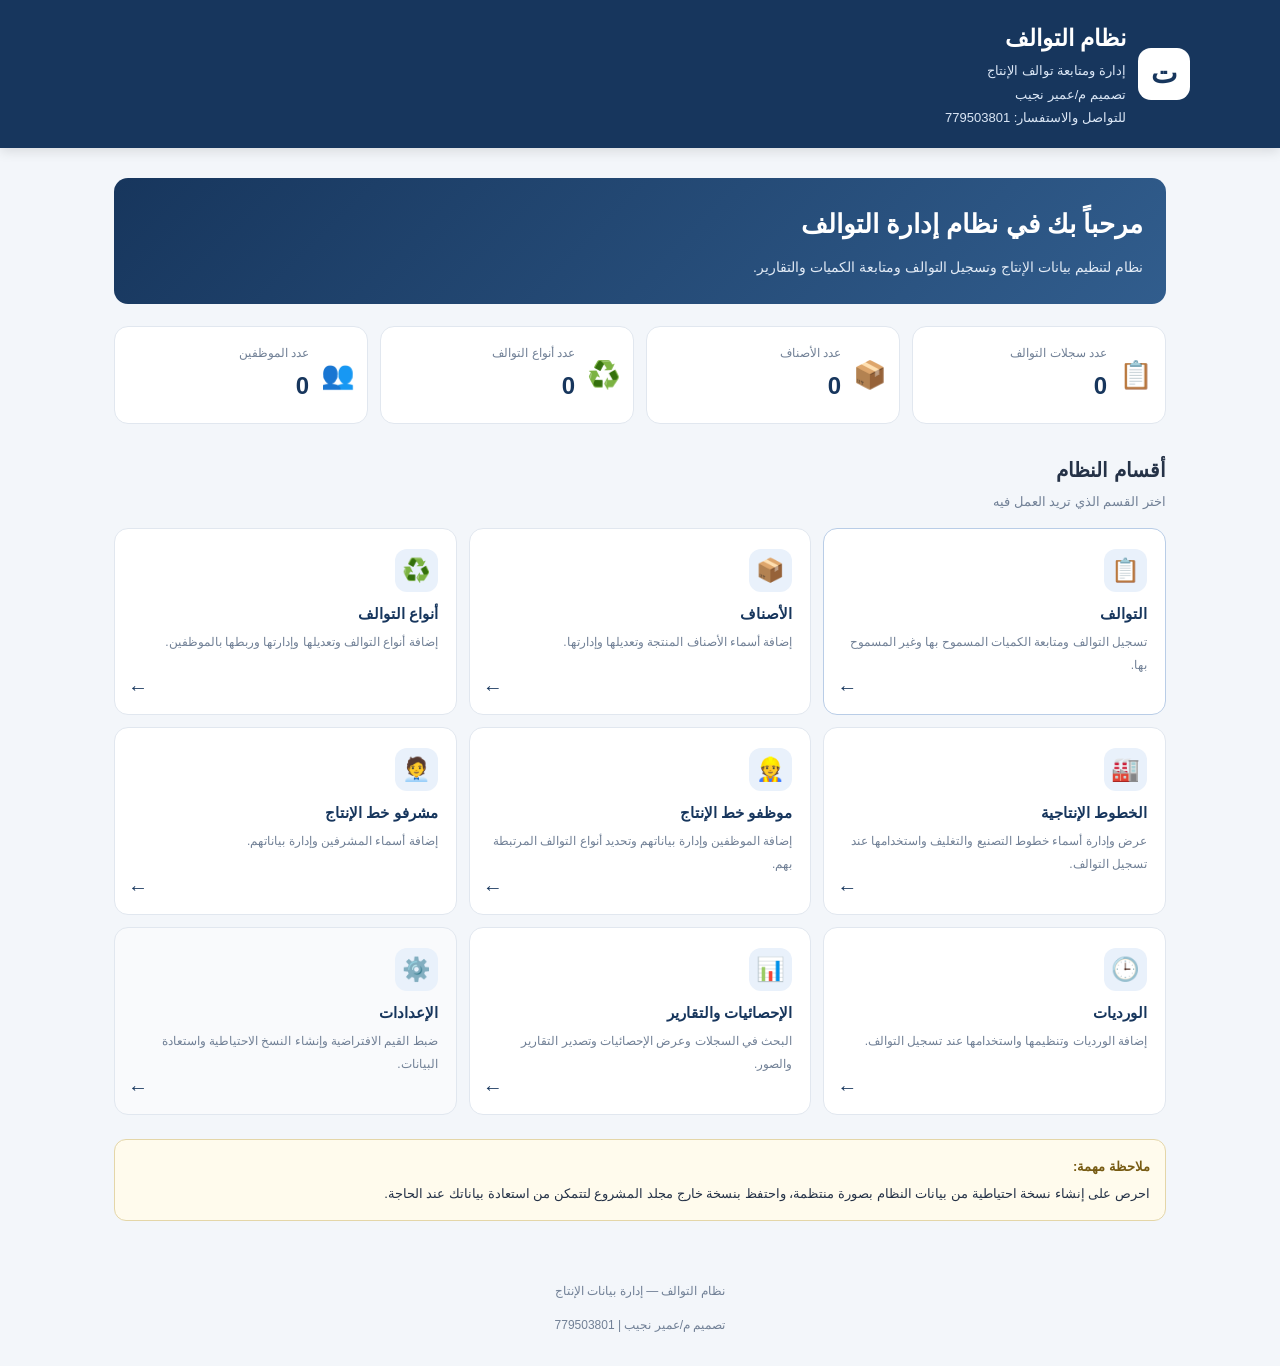
<file: index.html>
<!DOCTYPE html>
<html lang="ar" dir="rtl">
<head>
    <meta charset="UTF-8">
    <meta name="viewport" content="width=device-width, initial-scale=1.0">
    <meta name="theme-color" content="#17365d">

    <title>التوالف | الصفحة الرئيسية</title>

    <link rel="stylesheet" href="CSS/style.css">
</head>

<body>

    <!-- رأس الصفحة -->
    <header class="top-header">
        <div class="brand">
            <div class="brand-icon">ت</div>

            <div>
                <h1>نظام التوالف</h1>
                <p>
                    إدارة ومتابعة توالف الإنتاج
                    <br>
                    تصميم م/عمير نجيب
                    <br>
                    للتواصل والاستفسار: 779503801
                </p>
            </div>
        </div>
    </header>

    <main class="container">

        <!-- الترحيب -->
        <section class="welcome">
            <h2>مرحباً بك في نظام إدارة التوالف</h2>
            <p>
                نظام لتنظيم بيانات الإنتاج وتسجيل التوالف
                ومتابعة الكميات والتقارير.
            </p>
        </section>

        <!-- ملخص الإحصائيات -->
        <section class="summary-grid">

            <div class="summary-card">
                <span class="summary-icon">📋</span>
                <div>
                    <p>عدد سجلات التوالف</p>
                    <strong id="totalWastage">0</strong>
                </div>
            </div>

            <div class="summary-card">
                <span class="summary-icon">📦</span>
                <div>
                    <p>عدد الأصناف</p>
                    <strong id="totalManufacturing">0</strong>
                </div>
            </div>

            <div class="summary-card">
                <span class="summary-icon">♻️</span>
                <div>
                    <p>عدد أنواع التوالف</p>
                    <strong id="totalPackaging">0</strong>
                </div>
            </div>

            <div class="summary-card">
                <span class="summary-icon">👥</span>
                <div>
                    <p>عدد الموظفين</p>
                    <strong id="totalEmployees">0</strong>
                </div>
            </div>

        </section>

        <!-- عنوان الأقسام -->
        <section class="section-heading">
            <h2>أقسام النظام</h2>
            <p>اختر القسم الذي تريد العمل فيه</p>
        </section>

        <!-- قائمة الأقسام -->
        <section class="menu-grid">

            <!-- تسجيل التوالف -->
            <a class="menu-card wastage-card"
               href="pages/wastage.html">

                <span class="menu-icon">📋</span>

                <h3>التوالف</h3>

                <p>
                    تسجيل التوالف ومتابعة الكميات
                    المسموح بها وغير المسموح بها.
                </p>

                <span class="card-arrow">←</span>
            </a>

            <!-- الأصناف -->
            <a class="menu-card"
               href="pages/items.html">

                <span class="menu-icon">📦</span>

                <h3>الأصناف</h3>

                <p>
                    إضافة أسماء الأصناف المنتجة
                    وتعديلها وإدارتها.
                </p>

                <span class="card-arrow">←</span>
            </a>

            <!-- أنواع التوالف -->
            <a class="menu-card"
               href="pages/materials.html">

                <span class="menu-icon">♻️</span>

                <h3>أنواع التوالف</h3>

                <p>
                    إضافة أنواع التوالف وتعديلها
                    وإدارتها وربطها بالموظفين.
                </p>

                <span class="card-arrow">←</span>
            </a>

<!-- إدارة الخطوط الإنتاجية -->
<a class="menu-card" href="pages/production-lines.html">
    <span class="menu-icon">🏭</span>
    <h3>الخطوط الإنتاجية</h3>
    <p>
        عرض وإدارة أسماء خطوط التصنيع والتغليف
        واستخدامها عند تسجيل التوالف.
    </p>
    <span class="card-arrow">←</span>
</a>

            <!-- الموظفون -->
            <a class="menu-card"
               href="pages/employees.html">

                <span class="menu-icon">👷</span>

                <h3>موظفو خط الإنتاج</h3>

                <p>
                    إضافة الموظفين وإدارة بياناتهم
                    وتحديد أنواع التوالف المرتبطة بهم.
                </p>

                <span class="card-arrow">←</span>
            </a>

            <!-- المشرفون -->
            <a class="menu-card"
               href="pages/supervisors.html">

                <span class="menu-icon">🧑‍💼</span>

                <h3>مشرفو خط الإنتاج</h3>

                <p>
                    إضافة أسماء المشرفين
                    وإدارة بياناتهم.
                </p>

                <span class="card-arrow">←</span>
            </a>

            <!-- الورديات -->
            <a class="menu-card"
               href="pages/shifts.html">

                <span class="menu-icon">🕒</span>

                <h3>الورديات</h3>

                <p>
                    إضافة الورديات وتنظيمها
                    واستخدامها عند تسجيل التوالف.
                </p>

                <span class="card-arrow">←</span>
            </a>

            <!-- الإحصائيات -->
            <a class="menu-card"
               href="pages/statistics.html">

                <span class="menu-icon">📊</span>

                <h3>الإحصائيات والتقارير</h3>

                <p>
                    البحث في السجلات وعرض الإحصائيات
                    وتصدير التقارير والصور.
                </p>

                <span class="card-arrow">←</span>
            </a>

            <!-- الإعدادات -->
            <a class="menu-card settings-card"
               href="pages/settings.html">

                <span class="menu-icon">⚙️</span>

                <h3>الإعدادات</h3>

                <p>
                    ضبط القيم الافتراضية
                    وإنشاء النسخ الاحتياطية واستعادة البيانات.
                </p>

                <span class="card-arrow">←</span>
            </a>

        </section>

        <!-- تنبيه -->
        <section class="notice">
            <strong>ملاحظة مهمة:</strong>

            <p>
                احرص على إنشاء نسخة احتياطية من بيانات النظام
                بصورة منتظمة، واحتفظ بنسخة خارج مجلد المشروع
                لتتمكن من استعادة بياناتك عند الحاجة.
            </p>
        </section>

    </main>

    <!-- تذييل الصفحة -->
    <footer class="footer">
        <p>نظام التوالف — إدارة بيانات الإنتاج</p>
        <p>تصميم م/عمير نجيب | 779503801</p>
    </footer>

    <!-- ملفات JavaScript -->
    <script src="JS/database.js"></script>
    <script src="JS/app.js"></script>

</body>
</html>
</file>
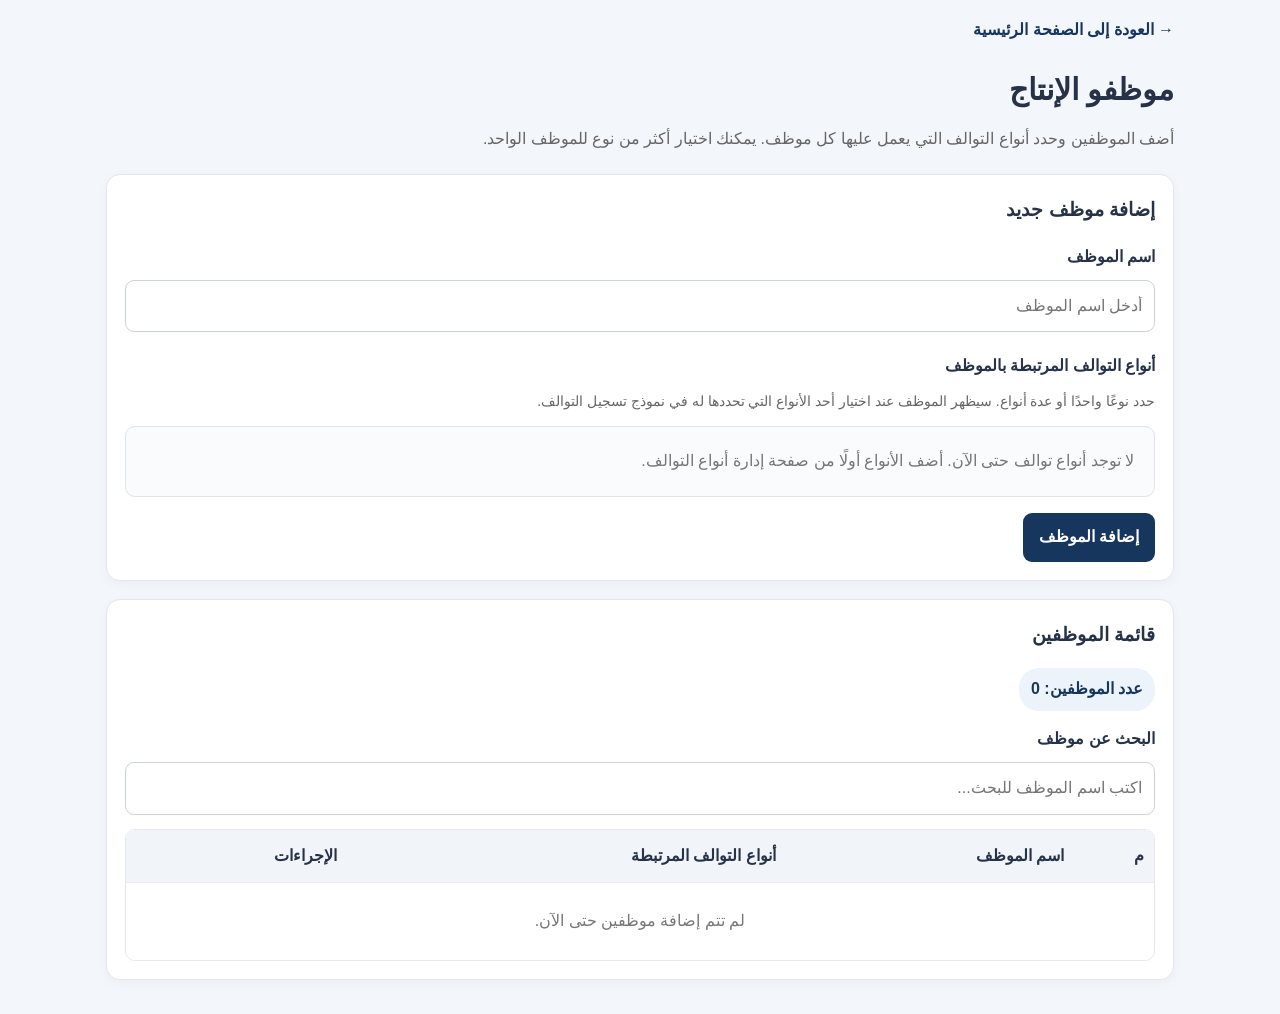
<file: employees.html>
<!DOCTYPE html>
<html lang="ar" dir="rtl">
<head>
    <meta charset="UTF-8">
    <meta name="viewport" content="width=device-width, initial-scale=1.0">
    <title>موظفو الإنتاج - نظام التوالف</title>
    <link rel="stylesheet" href="../CSS/style.css">

    <style>
        .page-container {
            max-width: 1100px;
            width: 100%;
            margin: auto;
            padding: 16px;
            box-sizing: border-box;
        }

        .back-link {
            display: inline-block;
            margin-bottom: 18px;
            color: #17365d;
            text-decoration: none;
            font-weight: bold;
        }

        .page-header {
            margin-bottom: 20px;
        }

        .page-header h1 {
            margin: 0 0 8px;
            font-size: clamp(22px, 4vw, 30px);
        }

        .page-header p {
            margin: 0;
            color: #666;
            line-height: 1.8;
        }

        .panel {
            background: #fff;
            border: 1px solid #e2e7ed;
            border-radius: 14px;
            padding: 18px;
            margin-bottom: 18px;
            box-shadow: 0 3px 12px rgba(0, 0, 0, 0.04);
        }

        .panel h2 {
            margin: 0 0 16px;
            font-size: 19px;
        }

        .field-label {
            display: block;
            font-weight: bold;
            margin-bottom: 8px;
        }

        .text-field {
            display: block;
            width: 100%;
            min-height: 46px;
            padding: 11px 12px;
            border: 1px solid #cbd3dc;
            border-radius: 9px;
            box-sizing: border-box;
            background: #fff;
            font: inherit;
        }

        .text-field:focus {
            outline: 2px solid rgba(23, 54, 93, 0.15);
            border-color: #17365d;
        }

        .help-text {
            color: #666;
            font-size: 14px;
            line-height: 1.8;
            margin: 8px 0 12px;
        }

        .waste-types-box {
            display: grid;
            grid-template-columns: repeat(auto-fit, minmax(190px, 1fr));
            gap: 10px;
            padding: 12px;
            border: 1px solid #e0e5eb;
            border-radius: 10px;
            background: #fafbfd;
        }

        .waste-type-option {
            display: flex;
            align-items: flex-start;
            gap: 9px;
            padding: 10px;
            border: 1px solid #e5e9ef;
            border-radius: 8px;
            background: #fff;
            line-height: 1.6;
            overflow-wrap: anywhere;
        }

        .waste-type-option input {
            margin-top: 5px;
            flex-shrink: 0;
            width: 17px;
            height: 17px;
        }

        .empty-types {
            color: #777;
            line-height: 1.8;
            padding: 8px;
        }

        .form-actions {
            display: flex;
            flex-wrap: wrap;
            gap: 10px;
            margin-top: 16px;
        }

        .btn {
            min-height: 43px;
            border: 0;
            border-radius: 9px;
            padding: 10px 16px;
            font: inherit;
            font-weight: bold;
            cursor: pointer;
        }

        .btn-primary {
            background: #17365d;
            color: white;
        }

        .btn-secondary {
            background: #e9edf2;
            color: #263746;
        }

        .btn-danger {
            background: #b42318;
            color: white;
        }

        .btn-small {
            min-height: 36px;
            padding: 7px 11px;
            font-size: 14px;
            margin-left: 5px;
            margin-bottom: 3px;
        }

        .message {
            display: none;
            padding: 12px;
            margin-bottom: 16px;
            border-radius: 9px;
            line-height: 1.7;
        }

        .message.show {
            display: block;
        }

        .message.success {
            color: #17643a;
            background: #e9f8ef;
        }

        .message.error {
            color: #9d1c16;
            background: #fff0ef;
        }

        .counter {
            display: inline-block;
            margin-bottom: 14px;
            padding: 7px 12px;
            border-radius: 20px;
            background: #edf3fa;
            color: #17365d;
            font-weight: bold;
        }

        .table-wrapper {
            width: 100%;
            overflow-x: auto;
            border: 1px solid #e5e7eb;
            border-radius: 10px;
        }

        table {
            width: 100%;
            min-width: 650px;
            border-collapse: collapse;
            background: white;
        }

        th, td {
            padding: 12px 10px;
            text-align: right;
            vertical-align: middle;
            border-bottom: 1px solid #e8ebef;
        }

        th {
            background: #f1f4f8;
            white-space: nowrap;
        }

        tbody tr:last-child td {
            border-bottom: 0;
        }

        .empty-state {
            text-align: center;
            color: #777;
            padding: 24px;
        }

        .type-tags {
            display: flex;
            flex-wrap: wrap;
            gap: 5px;
        }

        .type-tag {
            display: inline-block;
            padding: 4px 8px;
            border-radius: 6px;
            background: #edf3fa;
            color: #17365d;
            font-size: 13px;
        }

        @media (max-width: 480px) {
            .page-container {
                padding: 10px;
            }

            .panel {
                padding: 13px;
            }

            .form-actions .btn {
                flex: 1 1 100%;
            }

            .waste-types-box {
                grid-template-columns: 1fr;
            }
        }
    </style>
</head>

<body>
<main class="page-container">
    <a class="back-link" href="../index.html">→ العودة إلى الصفحة الرئيسية</a>

    <header class="page-header">
        <h1>موظفو الإنتاج</h1>
        <p>
            أضف الموظفين وحدد أنواع التوالف التي يعمل عليها كل موظف.
            يمكنك اختيار أكثر من نوع للموظف الواحد.
        </p>
    </header>

    <div id="pageMessage" class="message" role="status" aria-live="polite"></div>

    <section class="panel">
        <h2 id="formTitle">إضافة موظف جديد</h2>

        <form id="employeeForm">
            <label class="field-label" for="employeeName">اسم الموظف</label>
            <input
                id="employeeName"
                class="text-field"
                type="text"
                maxlength="150"
                placeholder="أدخل اسم الموظف"
                autocomplete="off"
                required
            >

            <div style="margin-top:20px;">
                <label class="field-label">أنواع التوالف المرتبطة بالموظف</label>
                <p class="help-text">
                    حدد نوعًا واحدًا أو عدة أنواع. سيظهر الموظف عند اختيار أحد
                    الأنواع التي تحددها له في نموذج تسجيل التوالف.
                </p>

                <div id="wasteTypesBox" class="waste-types-box">
                    <div class="empty-types">جارٍ تحميل أنواع التوالف...</div>
                </div>
            </div>

            <div class="form-actions">
                <button id="saveButton" class="btn btn-primary" type="submit">
                    إضافة الموظف
                </button>

                <button
                    id="cancelButton"
                    class="btn btn-secondary"
                    type="button"
                    hidden
                >
                    إلغاء التعديل
                </button>
            </div>
        </form>
    </section>

    <section class="panel">
        <h2>قائمة الموظفين</h2>

        <div id="employeeCounter" class="counter">عدد الموظفين: 0</div>

        <label class="field-label" for="searchEmployee">البحث عن موظف</label>
        <input
            id="searchEmployee"
            class="text-field"
            type="search"
            placeholder="اكتب اسم الموظف للبحث..."
            autocomplete="off"
            style="margin-bottom:14px;"
        >

        <div class="table-wrapper">
            <table>
                <thead>
                    <tr>
                        <th>م</th>
                        <th>اسم الموظف</th>
                        <th>أنواع التوالف المرتبطة</th>
                        <th>الإجراءات</th>
                    </tr>
                </thead>

                <tbody id="employeesTableBody">
                    <tr>
                        <td colspan="4" class="empty-state">جارٍ تحميل الموظفين...</td>
                    </tr>
                </tbody>
            </table>
        </div>
    </section>
</main>

<script src="../JS/database.js"></script>

<script>
"use strict";

(function () {
    const form = document.getElementById("employeeForm");
    const nameInput = document.getElementById("employeeName");
    const searchInput = document.getElementById("searchEmployee");
    const tableBody = document.getElementById("employeesTableBody");
    const typesBox = document.getElementById("wasteTypesBox");
    const counter = document.getElementById("employeeCounter");
    const message = document.getElementById("pageMessage");
    const formTitle = document.getElementById("formTitle");
    const saveButton = document.getElementById("saveButton");
    const cancelButton = document.getElementById("cancelButton");

    let employees = [];
    let wasteTypes = [];
    let editingId = null;

    function normalizeName(value) {
        return String(value || "")
            .trim()
            .replace(/\s+/g, " ")
            .toLocaleLowerCase("ar");
    }

    function showMessage(text, type) {
        message.textContent = text;
        message.className = "message show " + type;
    }

    function clearMessage() {
        message.textContent = "";
        message.className = "message";
    }

    async function loadData() {
        employees = await TawalefDB.getAll("employees");
        wasteTypes = await TawalefDB.getAll("materials");

        employees.sort(function (a, b) {
            return String(a.name || "").localeCompare(
                String(b.name || ""),
                "ar"
            );
        });

        wasteTypes.sort(function (a, b) {
            return String(a.name || "").localeCompare(
                String(b.name || ""),
                "ar"
            );
        });

        renderWasteTypeOptions();
        renderEmployees();
    }

    function getSelectedWasteTypeIds() {
        return Array.from(
            typesBox.querySelectorAll('input[type="checkbox"]:checked')
        ).map(function (checkbox) {
            return Number(checkbox.value);
        });
    }

    function renderWasteTypeOptions(selectedIds) {
        const selected = (selectedIds || []).map(String);
        typesBox.innerHTML = "";

        if (wasteTypes.length === 0) {
            const empty = document.createElement("div");
            empty.className = "empty-types";
            empty.textContent =
                "لا توجد أنواع توالف حتى الآن. أضف الأنواع أولًا من صفحة إدارة أنواع التوالف.";
            typesBox.appendChild(empty);
            return;
        }

        wasteTypes.forEach(function (type) {
            const label = document.createElement("label");
            label.className = "waste-type-option";

            const checkbox = document.createElement("input");
            checkbox.type = "checkbox";
            checkbox.value = type.id;
            checkbox.checked = selected.includes(String(type.id));

            const text = document.createElement("span");
            text.textContent = type.name || "";

            label.appendChild(checkbox);
            label.appendChild(text);
            typesBox.appendChild(label);
        });
    }

    function makeButton(text, className, action, id) {
        const button = document.createElement("button");
        button.type = "button";
        button.textContent = text;
        button.className = "btn btn-small " + className;

        button.addEventListener("click", function () {
            action(id);
        });

        return button;
    }

    function renderEmployees() {
        const query = normalizeName(searchInput.value);

        const filtered = employees.filter(function (employee) {
            return normalizeName(employee.name).includes(query);
        });

        counter.textContent =
            "عدد الموظفين: " + employees.length +
            (query ? " | نتائج البحث: " + filtered.length : "");

        tableBody.innerHTML = "";

        if (filtered.length === 0) {
            const row = document.createElement("tr");
            const cell = document.createElement("td");

            cell.colSpan = 4;
            cell.className = "empty-state";
            cell.textContent = query
                ? "لا توجد أسماء مطابقة للبحث."
                : "لم تتم إضافة موظفين حتى الآن.";

            row.appendChild(cell);
            tableBody.appendChild(row);
            return;
        }

        filtered.forEach(function (employee, index) {
            const row = document.createElement("tr");

            const numberCell = document.createElement("td");
            numberCell.textContent = String(index + 1);

            const nameCell = document.createElement("td");
            nameCell.textContent = employee.name || "";

            const typesCell = document.createElement("td");
            const tags = document.createElement("div");
            tags.className = "type-tags";

            const ids = Array.isArray(employee.wasteTypeIds)
                ? employee.wasteTypeIds.map(String)
                : [];

            const linkedTypes = wasteTypes.filter(function (type) {
                return ids.includes(String(type.id));
            });

            if (linkedTypes.length === 0) {
                const noTypes = document.createElement("span");
                noTypes.textContent = "لم تُحدد أنواع";
                noTypes.style.color = "#777";
                tags.appendChild(noTypes);
            } else {
                linkedTypes.forEach(function (type) {
                    const tag = document.createElement("span");
                    tag.className = "type-tag";
                    tag.textContent = type.name;
                    tags.appendChild(tag);
                });
            }

            typesCell.appendChild(tags);

            const actionsCell = document.createElement("td");

            actionsCell.appendChild(
                makeButton("تعديل", "btn-secondary", startEditing, employee.id)
            );

            actionsCell.appendChild(
                makeButton("حذف", "btn-danger", deleteEmployee, employee.id)
            );

            row.appendChild(numberCell);
            row.appendChild(nameCell);
            row.appendChild(typesCell);
            row.appendChild(actionsCell);

            tableBody.appendChild(row);
        });
    }

    function resetForm() {
        editingId = null;
        form.reset();

        renderWasteTypeOptions([]);

        formTitle.textContent = "إضافة موظف جديد";
        saveButton.textContent = "إضافة الموظف";
        cancelButton.hidden = true;

        clearMessage();
    }

    function startEditing(id) {
        const employee = employees.find(function (entry) {
            return Number(entry.id) === Number(id);
        });

        if (!employee) {
            showMessage("لم يتم العثور على الموظف المطلوب.", "error");
            return;
        }

        editingId = employee.id;
        nameInput.value = employee.name || "";

        renderWasteTypeOptions(
            Array.isArray(employee.wasteTypeIds)
                ? employee.wasteTypeIds
                : []
        );

        formTitle.textContent = "تعديل بيانات الموظف";
        saveButton.textContent = "حفظ التعديلات";
        cancelButton.hidden = false;

        clearMessage();

        window.scrollTo({
            top: 0,
            behavior: "smooth"
        });

        nameInput.focus();
    }

    async function deleteEmployee(id) {
        const employee = employees.find(function (entry) {
            return Number(entry.id) === Number(id);
        });

        if (!employee) {
            showMessage("لم يتم العثور على الموظف المطلوب.", "error");
            return;
        }

        try {
            const records = await TawalefDB.getAll("wastage");

            const isUsed = records.some(function (record) {
                return String(record.employeeId) === String(employee.id);
            });

            if (isUsed) {
                showMessage(
                    "لا يمكن حذف هذا الموظف لأنه مرتبط بسجلات توالف.",
                    "error"
                );
                return;
            }

            if (!window.confirm(
                'هل تريد حذف الموظف "' + employee.name + '"؟'
            )) {
                return;
            }

            await TawalefDB.remove("employees", employee.id);

            if (Number(editingId) === Number(employee.id)) {
                resetForm();
            }

            await loadData();
            showMessage("تم حذف الموظف بنجاح.", "success");
        } catch (error) {
            console.error("خطأ في حذف الموظف:", error);

            showMessage(
                "تعذر حذف الموظف: " +
                (error.message || "خطأ غير معروف"),
                "error"
            );
        }
    }

    form.addEventListener("submit", async function (event) {
        event.preventDefault();
        clearMessage();

        const name = nameInput.value.trim();
        const selectedIds = getSelectedWasteTypeIds();

        if (!name) {
            showMessage("يرجى إدخال اسم الموظف.", "error");
            nameInput.focus();
            return;
        }

        const duplicate = employees.some(function (employee) {
            return (
                normalizeName(employee.name) === normalizeName(name) &&
                Number(employee.id) !== Number(editingId)
            );
        });

        if (duplicate) {
            showMessage("اسم الموظف مسجل بالفعل.", "error");
            nameInput.focus();
            return;
        }

        if (selectedIds.length === 0) {
            showMessage(
                "حدد نوع تالف واحدًا على الأقل لربط الموظف به.",
                "error"
            );
            return;
        }

        saveButton.disabled = true;

        try {
            if (editingId !== null) {
                const existing = employees.find(function (employee) {
                    return Number(employee.id) === Number(editingId);
                });

                if (!existing) {
                    throw new Error("الموظف المطلوب تعديله غير موجود.");
                }

                await TawalefDB.update("employees", editingId, {
                    name: name,
                    wasteTypeIds: selectedIds,
                    updatedAt: new Date().toISOString()
                });

                resetForm();
                await loadData();

                showMessage("تم تعديل بيانات الموظف بنجاح.", "success");
            } else {
                await TawalefDB.add("employees", {
                    name: name,
                    wasteTypeIds: selectedIds,
                    createdAt: new Date().toISOString()
                });

                form.reset();
                renderWasteTypeOptions([]);
                await loadData();

                showMessage("تمت إضافة الموظف بنجاح.", "success");
                nameInput.focus();
            }
        } catch (error) {
            console.error("خطأ في حفظ الموظف:", error);

            showMessage(
                "تعذر حفظ بيانات الموظف: " +
                (error.message || "خطأ غير معروف"),
                "error"
            );
        } finally {
            saveButton.disabled = false;
        }
    });

    cancelButton.addEventListener("click", resetForm);
    searchInput.addEventListener("input", renderEmployees);

    async function startPage() {
        try {
            await TawalefDB.initialize();
            await loadData();
        } catch (error) {
            console.error("تعذر تشغيل صفحة الموظفين:", error);

            showMessage(
                "تعذر تشغيل الصفحة: " +
                (error.message || "خطأ غير معروف"),
                "error"
            );
        }
    }

    startPage();
})();
</script>
</body>
</html>
</file>
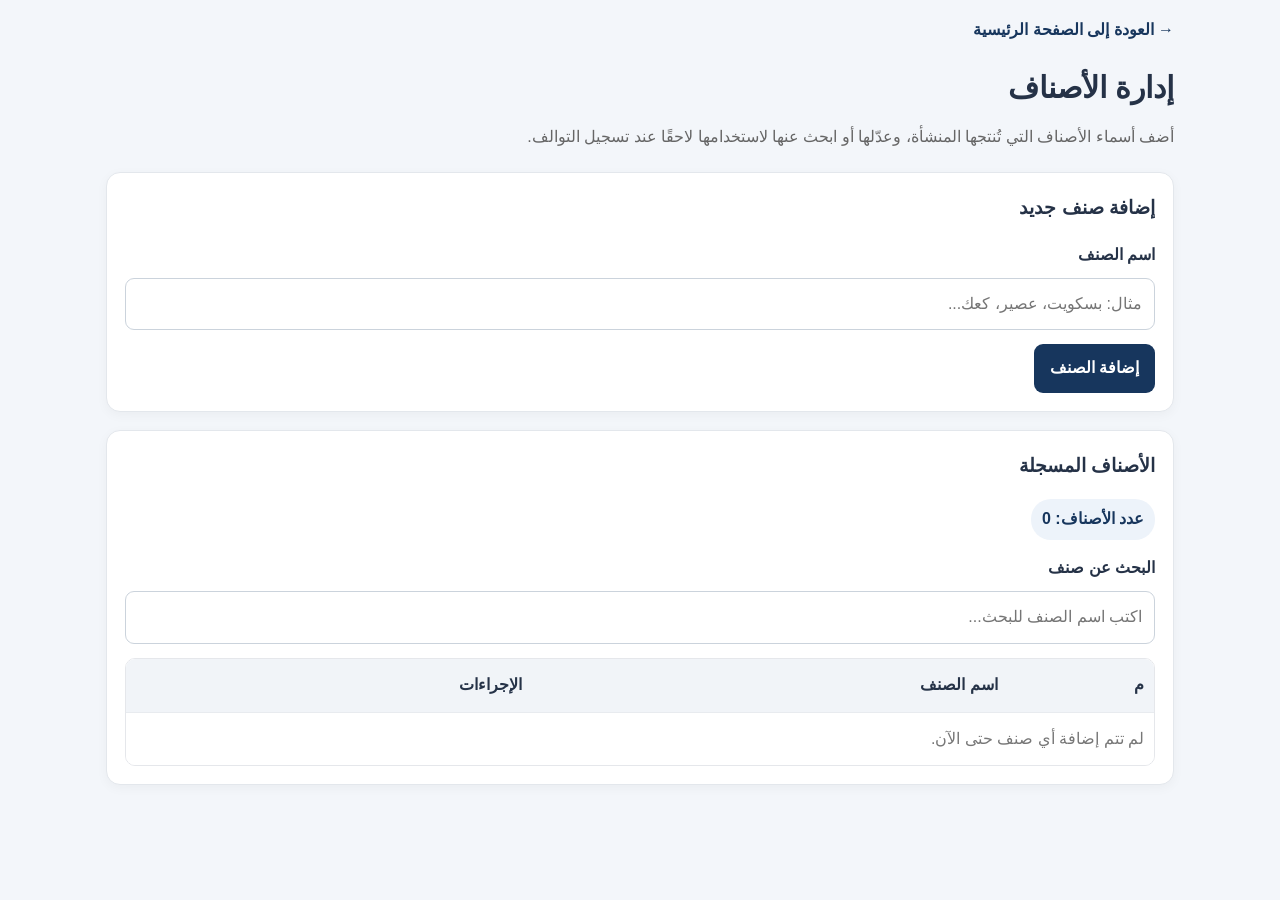
<file: items.html>
<!DOCTYPE html>
<html lang="ar" dir="rtl">
<head>
    <meta charset="UTF-8">
    <meta name="viewport" content="width=device-width, initial-scale=1.0">
    <title>إدارة الأصناف - نظام التوالف</title>

    <link rel="stylesheet" href="../CSS/style.css">

    <style>
        .items-page {
            width: 100%;
            max-width: 1100px;
            margin: 0 auto;
            padding: 16px;
            box-sizing: border-box;
        }

        .page-heading {
            margin-bottom: 20px;
        }

        .page-heading h1 {
            margin: 0 0 8px;
            font-size: clamp(22px, 4vw, 30px);
        }

        .page-heading p {
            margin: 0;
            color: #666;
            line-height: 1.8;
        }

        .panel {
            background: #fff;
            border: 1px solid #e3e7ec;
            border-radius: 14px;
            padding: 18px;
            margin-bottom: 18px;
            box-shadow: 0 3px 12px rgba(0, 0, 0, 0.04);
        }

        .panel h2 {
            font-size: 19px;
            margin: 0 0 16px;
        }

        .field-label {
            display: block;
            font-weight: 700;
            margin-bottom: 8px;
        }

        .text-field {
            display: block;
            width: 100%;
            min-height: 46px;
            padding: 11px 12px;
            border: 1px solid #cbd3dc;
            border-radius: 9px;
            box-sizing: border-box;
            font: inherit;
            background: #fff;
        }

        .text-field:focus {
            outline: 2px solid rgba(23, 54, 93, 0.15);
            border-color: #17365d;
        }

        .form-actions {
            display: flex;
            flex-wrap: wrap;
            gap: 10px;
            margin-top: 14px;
        }

        .btn {
            min-height: 43px;
            border: 0;
            border-radius: 9px;
            padding: 10px 16px;
            font: inherit;
            font-weight: 700;
            cursor: pointer;
        }

        .btn-primary {
            background: #17365d;
            color: #fff;
        }

        .btn-secondary {
            background: #e9edf2;
            color: #263746;
        }

        .btn-danger {
            background: #b42318;
            color: #fff;
        }

        .btn-small {
            min-height: 36px;
            padding: 7px 11px;
            font-size: 14px;
        }

        .message {
            display: none;
            padding: 12px;
            margin-bottom: 16px;
            border-radius: 9px;
            line-height: 1.7;
        }

        .message.show {
            display: block;
        }

        .message.success {
            color: #17643a;
            background: #e9f8ef;
        }

        .message.error {
            color: #9d1c16;
            background: #fff0ef;
        }

        .search-box {
            margin-bottom: 14px;
        }

        .table-wrapper {
            width: 100%;
            overflow-x: auto;
            border: 1px solid #e5e7eb;
            border-radius: 10px;
        }

        .items-table {
            width: 100%;
            min-width: 520px;
            border-collapse: collapse;
            background: #fff;
        }

        .items-table th,
        .items-table td {
            padding: 12px 10px;
            text-align: right;
            border-bottom: 1px solid #e8ebef;
            vertical-align: middle;
        }

        .items-table th {
            background: #f1f4f8;
            font-weight: 700;
            white-space: nowrap;
        }

        .items-table tbody tr:last-child td {
            border-bottom: 0;
        }

        .items-table td.actions {
            white-space: nowrap;
        }

        .empty-state {
            padding: 24px;
            text-align: center;
            color: #777;
        }

        .counter {
            display: inline-block;
            margin-bottom: 14px;
            padding: 6px 11px;
            border-radius: 20px;
            background: #edf3fa;
            color: #17365d;
            font-weight: 700;
        }

        .back-link {
            display: inline-block;
            margin-bottom: 16px;
            color: #17365d;
            text-decoration: none;
            font-weight: 700;
        }

        @media (max-width: 480px) {
            .items-page {
                padding: 10px;
            }

            .panel {
                padding: 13px;
            }

            .form-actions .btn {
                flex: 1 1 100%;
            }
        }
    </style>
</head>

<body>
    <main class="items-page">
        <a class="back-link" href="../index.html">→ العودة إلى الصفحة الرئيسية</a>

        <header class="page-heading">
            <h1>إدارة الأصناف</h1>
            <p>
                أضف أسماء الأصناف التي تُنتجها المنشأة، وعدّلها أو ابحث عنها
                لاستخدامها لاحقًا عند تسجيل التوالف.
            </p>
        </header>

        <div id="pageMessage" class="message" role="status" aria-live="polite"></div>

        <section class="panel">
            <h2 id="formTitle">إضافة صنف جديد</h2>

            <form id="itemForm">
                <label class="field-label" for="itemName">اسم الصنف</label>

                <input
                    id="itemName"
                    class="text-field"
                    type="text"
                    maxlength="150"
                    placeholder="مثال: بسكويت، عصير، كعك..."
                    autocomplete="off"
                    required
                >

                <div class="form-actions">
                    <button id="saveButton" class="btn btn-primary" type="submit">
                        إضافة الصنف
                    </button>

                    <button
                        id="cancelButton"
                        class="btn btn-secondary"
                        type="button"
                        hidden
                    >
                        إلغاء التعديل
                    </button>
                </div>
            </form>
        </section>

        <section class="panel">
            <h2>الأصناف المسجلة</h2>

            <div id="itemsCounter" class="counter">عدد الأصناف: 0</div>

            <div class="search-box">
                <label class="field-label" for="searchItem">البحث عن صنف</label>
                <input
                    id="searchItem"
                    class="text-field"
                    type="search"
                    placeholder="اكتب اسم الصنف للبحث..."
                    autocomplete="off"
                >
            </div>

            <div class="table-wrapper">
                <table class="items-table">
                    <thead>
                        <tr>
                            <th>م</th>
                            <th>اسم الصنف</th>
                            <th>الإجراءات</th>
                        </tr>
                    </thead>

                    <tbody id="itemsTableBody">
                        <tr>
                            <td colspan="3" class="empty-state">
                                جارٍ تحميل الأصناف...
                            </td>
                        </tr>
                    </tbody>
                </table>
            </div>
        </section>
    </main>

    <script src="../JS/database.js"></script>

    <script>
        "use strict";

        (function () {
            const form = document.getElementById("itemForm");
            const nameInput = document.getElementById("itemName");
            const searchInput = document.getElementById("searchItem");
            const tableBody = document.getElementById("itemsTableBody");
            const counter = document.getElementById("itemsCounter");
            const message = document.getElementById("pageMessage");
            const formTitle = document.getElementById("formTitle");
            const saveButton = document.getElementById("saveButton");
            const cancelButton = document.getElementById("cancelButton");

            let items = [];
            let editingId = null;
            let messageNumber = 0;

            function normalizeName(value) {
                return String(value || "")
                    .trim()
                    .replace(/\s+/g, " ")
                    .toLocaleLowerCase("ar");
            }

            function showMessage(text, type) {
                messageNumber++;

                message.textContent = text;
                message.className = "message show " + type;
            }

            function clearMessage() {
                message.textContent = "";
                message.className = "message";
            }

            async function loadItems() {
                try {
                    items = await TawalefDB.getAll("items");

                    items.sort(function (a, b) {
                        return String(a.name || "").localeCompare(
                            String(b.name || ""),
                            "ar"
                        );
                    });

                    renderItems();
                } catch (error) {
                    console.error("خطأ في تحميل الأصناف:", error);

                    tableBody.innerHTML = "";

                    const row = document.createElement("tr");
                    const cell = document.createElement("td");

                    cell.colSpan = 3;
                    cell.className = "empty-state";
                    cell.textContent = "تعذر تحميل الأصناف. تحقق من قاعدة البيانات.";

                    row.appendChild(cell);
                    tableBody.appendChild(row);

                    showMessage(
                        "حدث خطأ أثناء تحميل الأصناف: " +
                        (error.message || "خطأ غير معروف"),
                        "error"
                    );
                }
            }

            function createButton(text, className, action, id) {
                const button = document.createElement("button");

                button.type = "button";
                button.textContent = text;
                button.className = "btn btn-small " + className;

                button.addEventListener("click", function () {
                    action(id);
                });

                return button;
            }

            function renderItems() {
                const query = normalizeName(searchInput.value);

                const filteredItems = items.filter(function (item) {
                    return normalizeName(item.name).includes(query);
                });

                counter.textContent =
                    "عدد الأصناف: " + items.length +
                    (query ? " | نتائج البحث: " + filteredItems.length : "");

                tableBody.innerHTML = "";

                if (filteredItems.length === 0) {
                    const row = document.createElement("tr");
                    const cell = document.createElement("td");

                    cell.colSpan = 3;
                    cell.className = "empty-state";
                    cell.textContent = query
                        ? "لا توجد أصناف مطابقة للبحث."
                        : "لم تتم إضافة أي صنف حتى الآن.";

                    row.appendChild(cell);
                    tableBody.appendChild(row);
                    return;
                }

                filteredItems.forEach(function (item, index) {
                    const row = document.createElement("tr");

                    const numberCell = document.createElement("td");
                    numberCell.textContent = String(index + 1);

                    const nameCell = document.createElement("td");
                    nameCell.textContent = item.name || "";

                    const actionsCell = document.createElement("td");
                    actionsCell.className = "actions";

                    actionsCell.appendChild(
                        createButton(
                            "تعديل",
                            "btn-secondary",
                            startEditing,
                            item.id
                        )
                    );

                    actionsCell.appendChild(
                        createButton(
                            "حذف",
                            "btn-danger",
                            deleteItem,
                            item.id
                        )
                    );

                    row.appendChild(numberCell);
                    row.appendChild(nameCell);
                    row.appendChild(actionsCell);

                    tableBody.appendChild(row);
                });
            }

            function resetForm() {
                editingId = null;
                form.reset();

                formTitle.textContent = "إضافة صنف جديد";
                saveButton.textContent = "إضافة الصنف";
                cancelButton.hidden = true;

                clearMessage();
                nameInput.focus();
            }

            function startEditing(id) {
                const item = items.find(function (entry) {
                    return Number(entry.id) === Number(id);
                });

                if (!item) {
                    showMessage("لم يتم العثور على الصنف المطلوب.", "error");
                    return;
                }

                editingId = item.id;
                nameInput.value = item.name || "";

                formTitle.textContent = "تعديل الصنف";
                saveButton.textContent = "حفظ التعديلات";
                cancelButton.hidden = false;

                clearMessage();

                document.querySelector(".page-heading").scrollIntoView({
                    behavior: "smooth",
                    block: "start"
                });

                nameInput.focus();
            }

            async function deleteItem(id) {
                const item = items.find(function (entry) {
                    return Number(entry.id) === Number(id);
                });

                if (!item) {
                    showMessage("لم يتم العثور على الصنف المطلوب.", "error");
                    return;
                }

                try {
                    // لا نحذف صنفًا مرتبطًا بسجل توالف.
                    const records = await TawalefDB.getAll("wastage");

                    const isUsed = records.some(function (record) {
                        return String(record.itemId) === String(item.id);
                    });

                    if (isUsed) {
                        showMessage(
                            "لا يمكن حذف هذا الصنف لأنه مرتبط بسجلات توالف. يمكنك تعديل اسمه بدلًا من حذفه.",
                            "error"
                        );
                        return;
                    }

                    if (!window.confirm(
                        'هل تريد حذف الصنف "' + item.name + '"؟'
                    )) {
                        return;
                    }

                    await TawalefDB.remove("items", item.id);

                    if (Number(editingId) === Number(item.id)) {
                        resetForm();
                    }

                    await loadItems();
                    showMessage("تم حذف الصنف بنجاح.", "success");
                } catch (error) {
                    console.error("خطأ في حذف الصنف:", error);

                    showMessage(
                        "تعذر حذف الصنف: " +
                        (error.message || "خطأ غير معروف"),
                        "error"
                    );
                }
            }

            form.addEventListener("submit", async function (event) {
                event.preventDefault();
                clearMessage();

                const name = nameInput.value.trim();

                if (!name) {
                    showMessage("يرجى إدخال اسم الصنف.", "error");
                    nameInput.focus();
                    return;
                }

                const normalized = normalizeName(name);

                const duplicate = items.some(function (item) {
                    return (
                        normalizeName(item.name) === normalized &&
                        Number(item.id) !== Number(editingId)
                    );
                });

                if (duplicate) {
                    showMessage("هذا الصنف مسجل بالفعل.", "error");
                    nameInput.focus();
                    return;
                }

                saveButton.disabled = true;

                try {
                    if (editingId !== null) {
                        const existing = items.find(function (item) {
                            return Number(item.id) === Number(editingId);
                        });

                        if (!existing) {
                            throw new Error("الصنف المطلوب تعديله غير موجود.");
                        }

                        await TawalefDB.update("items", editingId, {
                            name: name,
                            updatedAt: new Date().toISOString()
                        });

                        resetForm();
                        await loadItems();

                        showMessage("تم تعديل الصنف بنجاح.", "success");
                    } else {
                        await TawalefDB.add("items", {
                            name: name,
                            createdAt: new Date().toISOString()
                        });

                        form.reset();
                        await loadItems();

                        showMessage("تمت إضافة الصنف بنجاح.", "success");
                        nameInput.focus();
                    }
                } catch (error) {
                    console.error("خطأ في حفظ الصنف:", error);

                    showMessage(
                        "تعذر حفظ الصنف: " +
                        (error.message || "خطأ غير معروف"),
                        "error"
                    );
                } finally {
                    saveButton.disabled = false;
                }
            });

            cancelButton.addEventListener("click", resetForm);

            searchInput.addEventListener("input", renderItems);

            async function startPage() {
                try {
                    await TawalefDB.initialize();
                    await loadItems();
                } catch (error) {
                    console.error("تعذر تشغيل صفحة الأصناف:", error);

                    showMessage(
                        "تعذر تشغيل قاعدة البيانات: " +
                        (error.message || "خطأ غير معروف"),
                        "error"
                    );
                }
            }

            startPage();
        })();
    </script>
</body>
</html>
</file>
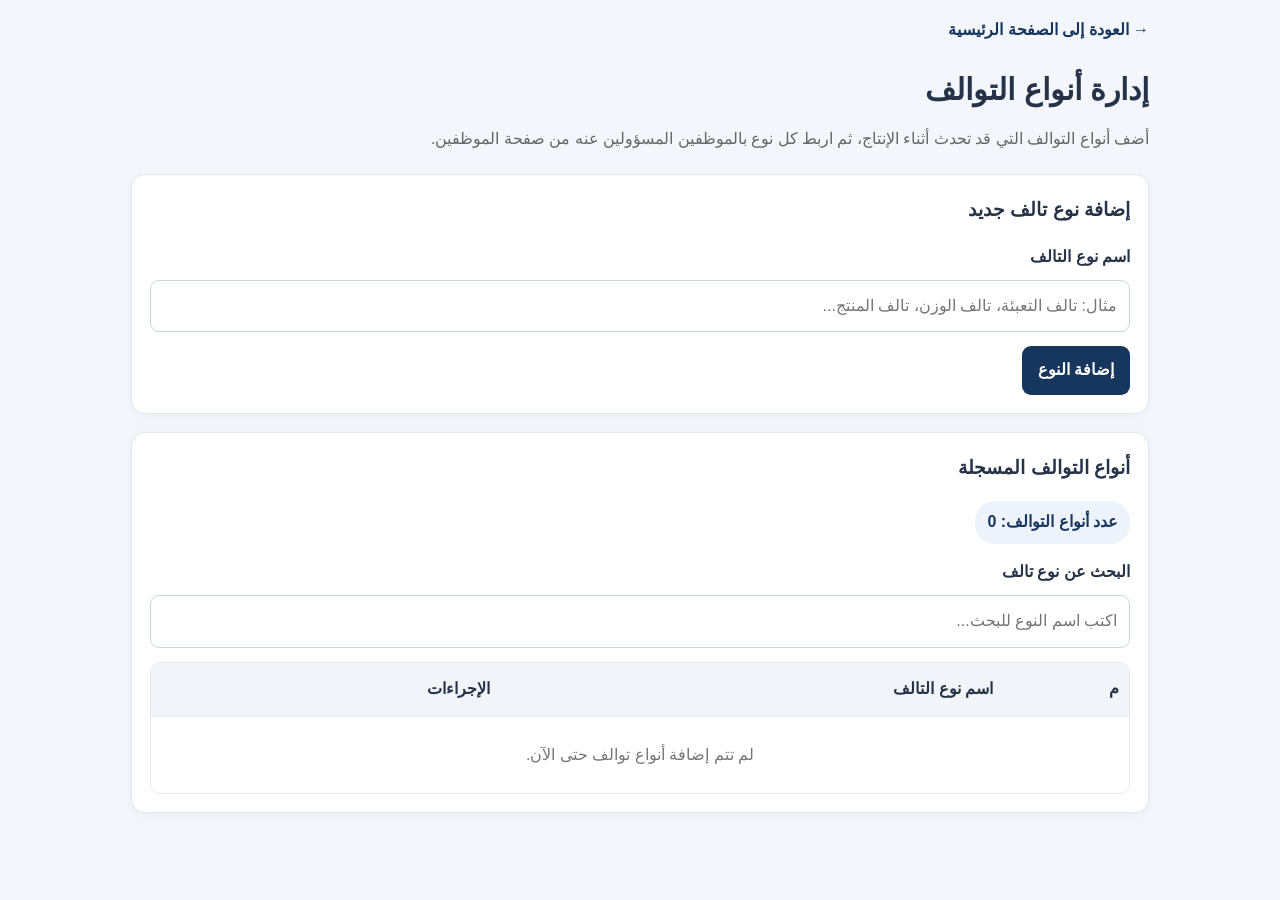
<file: materials.html>
<!DOCTYPE html>
<html lang="ar" dir="rtl">
<head>
    <meta charset="UTF-8">
    <meta name="viewport" content="width=device-width, initial-scale=1.0">
    <title>أنواع التوالف - نظام التوالف</title>

    <link rel="stylesheet" href="../CSS/style.css">

    <style>
        .page-container {
            max-width: 1050px;
            width: 100%;
            margin: 0 auto;
            padding: 16px;
            box-sizing: border-box;
        }

        .back-link {
            display: inline-block;
            margin-bottom: 18px;
            color: #17365d;
            text-decoration: none;
            font-weight: bold;
        }

        .page-header {
            margin-bottom: 20px;
        }

        .page-header h1 {
            margin: 0 0 8px;
            font-size: clamp(22px, 4vw, 30px);
        }

        .page-header p {
            color: #666;
            line-height: 1.8;
            margin: 0;
        }

        .panel {
            background: #fff;
            border: 1px solid #e2e7ed;
            border-radius: 14px;
            padding: 18px;
            margin-bottom: 18px;
            box-shadow: 0 3px 12px rgba(0, 0, 0, 0.04);
        }

        .panel h2 {
            margin: 0 0 16px;
            font-size: 19px;
        }

        .field-label {
            display: block;
            margin-bottom: 8px;
            font-weight: bold;
        }

        .text-field {
            display: block;
            width: 100%;
            min-height: 46px;
            padding: 11px 12px;
            border: 1px solid #cbd3dc;
            border-radius: 9px;
            background: #fff;
            font: inherit;
            box-sizing: border-box;
        }

        .text-field:focus {
            outline: 2px solid rgba(23, 54, 93, 0.15);
            border-color: #17365d;
        }

        .actions {
            display: flex;
            flex-wrap: wrap;
            gap: 10px;
            margin-top: 14px;
        }

        .btn {
            min-height: 43px;
            border: 0;
            border-radius: 9px;
            padding: 10px 16px;
            font: inherit;
            font-weight: bold;
            cursor: pointer;
        }

        .btn-primary {
            background: #17365d;
            color: #fff;
        }

        .btn-secondary {
            background: #e9edf2;
            color: #263746;
        }

        .btn-danger {
            background: #b42318;
            color: #fff;
        }

        .btn-small {
            min-height: 36px;
            padding: 7px 11px;
            margin-left: 5px;
            font-size: 14px;
        }

        .message {
            display: none;
            padding: 12px;
            margin-bottom: 16px;
            border-radius: 9px;
            line-height: 1.7;
        }

        .message.show {
            display: block;
        }

        .message.success {
            color: #17643a;
            background: #e9f8ef;
        }

        .message.error {
            color: #9d1c16;
            background: #fff0ef;
        }

        .counter {
            display: inline-block;
            margin-bottom: 14px;
            padding: 7px 12px;
            border-radius: 20px;
            background: #edf3fa;
            color: #17365d;
            font-weight: bold;
        }

        .table-wrapper {
            width: 100%;
            overflow-x: auto;
            border: 1px solid #e5e7eb;
            border-radius: 10px;
        }

        table {
            width: 100%;
            min-width: 500px;
            border-collapse: collapse;
            background: #fff;
        }

        th,
        td {
            padding: 12px 10px;
            text-align: right;
            border-bottom: 1px solid #e8ebef;
            vertical-align: middle;
        }

        th {
            background: #f1f4f8;
            white-space: nowrap;
        }

        tbody tr:last-child td {
            border-bottom: 0;
        }

        .empty-state {
            text-align: center;
            padding: 24px;
            color: #777;
        }

        @media (max-width: 480px) {
            .page-container {
                padding: 10px;
            }

            .panel {
                padding: 13px;
            }

            .actions .btn {
                flex: 1 1 100%;
            }
        }
    </style>
</head>

<body>
    <main class="page-container">
        <a class="back-link" href="../index.html">→ العودة إلى الصفحة الرئيسية</a>

        <header class="page-header">
            <h1>إدارة أنواع التوالف</h1>
            <p>
                أضف أنواع التوالف التي قد تحدث أثناء الإنتاج، ثم اربط كل نوع
                بالموظفين المسؤولين عنه من صفحة الموظفين.
            </p>
        </header>

        <div id="pageMessage" class="message" role="status" aria-live="polite"></div>

        <section class="panel">
            <h2 id="formTitle">إضافة نوع تالف جديد</h2>

            <form id="wasteTypeForm">
                <label class="field-label" for="wasteTypeName">
                    اسم نوع التالف
                </label>

                <input
                    id="wasteTypeName"
                    class="text-field"
                    type="text"
                    maxlength="150"
                    placeholder="مثال: تالف التعبئة، تالف الوزن، تالف المنتج..."
                    autocomplete="off"
                    required
                >

                <div class="actions">
                    <button id="saveButton" class="btn btn-primary" type="submit">
                        إضافة النوع
                    </button>

                    <button
                        id="cancelButton"
                        class="btn btn-secondary"
                        type="button"
                        hidden
                    >
                        إلغاء التعديل
                    </button>
                </div>
            </form>
        </section>

        <section class="panel">
            <h2>أنواع التوالف المسجلة</h2>

            <div id="wasteTypeCounter" class="counter">
                عدد أنواع التوالف: 0
            </div>

            <label class="field-label" for="searchWasteType">
                البحث عن نوع تالف
            </label>

            <input
                id="searchWasteType"
                class="text-field"
                type="search"
                placeholder="اكتب اسم النوع للبحث..."
                autocomplete="off"
                style="margin-bottom: 14px;"
            >

            <div class="table-wrapper">
                <table>
                    <thead>
                        <tr>
                            <th>م</th>
                            <th>اسم نوع التالف</th>
                            <th>الإجراءات</th>
                        </tr>
                    </thead>

                    <tbody id="wasteTypeTableBody">
                        <tr>
                            <td colspan="3" class="empty-state">
                                جارٍ تحميل البيانات...
                            </td>
                        </tr>
                    </tbody>
                </table>
            </div>
        </section>
    </main>

    <script src="../JS/database.js"></script>

    <script>
        "use strict";

        (function () {
            const form = document.getElementById("wasteTypeForm");
            const nameInput = document.getElementById("wasteTypeName");
            const searchInput = document.getElementById("searchWasteType");
            const tableBody = document.getElementById("wasteTypeTableBody");
            const counter = document.getElementById("wasteTypeCounter");
            const message = document.getElementById("pageMessage");
            const formTitle = document.getElementById("formTitle");
            const saveButton = document.getElementById("saveButton");
            const cancelButton = document.getElementById("cancelButton");

            let wasteTypes = [];
            let editingId = null;

            function normalizeName(value) {
                return String(value || "")
                    .trim()
                    .replace(/\s+/g, " ")
                    .toLocaleLowerCase("ar");
            }

            function showMessage(text, type) {
                message.textContent = text;
                message.className = "message show " + type;
            }

            function clearMessage() {
                message.textContent = "";
                message.className = "message";
            }

            async function loadWasteTypes() {
                wasteTypes = await TawalefDB.getAll("materials");

                wasteTypes.sort(function (a, b) {
                    return String(a.name || "").localeCompare(
                        String(b.name || ""),
                        "ar"
                    );
                });

                renderWasteTypes();
            }

            function makeButton(text, className, action, id) {
                const button = document.createElement("button");

                button.type = "button";
                button.textContent = text;
                button.className = "btn btn-small " + className;

                button.addEventListener("click", function () {
                    action(id);
                });

                return button;
            }

            function renderWasteTypes() {
                const query = normalizeName(searchInput.value);

                const filtered = wasteTypes.filter(function (item) {
                    return normalizeName(item.name).includes(query);
                });

                counter.textContent =
                    "عدد أنواع التوالف: " + wasteTypes.length +
                    (query ? " | نتائج البحث: " + filtered.length : "");

                tableBody.innerHTML = "";

                if (filtered.length === 0) {
                    const row = document.createElement("tr");
                    const cell = document.createElement("td");

                    cell.colSpan = 3;
                    cell.className = "empty-state";
                    cell.textContent = query
                        ? "لا توجد أنواع توالف مطابقة للبحث."
                        : "لم تتم إضافة أنواع توالف حتى الآن.";

                    row.appendChild(cell);
                    tableBody.appendChild(row);
                    return;
                }

                filtered.forEach(function (item, index) {
                    const row = document.createElement("tr");
                    const numberCell = document.createElement("td");
                    const nameCell = document.createElement("td");
                    const actionsCell = document.createElement("td");

                    numberCell.textContent = String(index + 1);
                    nameCell.textContent = item.name || "";

                    actionsCell.appendChild(
                        makeButton(
                            "تعديل",
                            "btn-secondary",
                            startEditing,
                            item.id
                        )
                    );

                    actionsCell.appendChild(
                        makeButton(
                            "حذف",
                            "btn-danger",
                            deleteWasteType,
                            item.id
                        )
                    );

                    row.appendChild(numberCell);
                    row.appendChild(nameCell);
                    row.appendChild(actionsCell);

                    tableBody.appendChild(row);
                });
            }

            function resetForm() {
                editingId = null;
                form.reset();

                formTitle.textContent = "إضافة نوع تالف جديد";
                saveButton.textContent = "إضافة النوع";
                cancelButton.hidden = true;

                clearMessage();
            }

            function startEditing(id) {
                const item = wasteTypes.find(function (entry) {
                    return Number(entry.id) === Number(id);
                });

                if (!item) {
                    showMessage("لم يتم العثور على نوع التالف.", "error");
                    return;
                }

                editingId = item.id;
                nameInput.value = item.name || "";

                formTitle.textContent = "تعديل نوع التالف";
                saveButton.textContent = "حفظ التعديلات";
                cancelButton.hidden = false;

                clearMessage();

                nameInput.focus();

                window.scrollTo({
                    top: 0,
                    behavior: "smooth"
                });
            }

            async function deleteWasteType(id) {
                const item = wasteTypes.find(function (entry) {
                    return Number(entry.id) === Number(id);
                });

                if (!item) {
                    showMessage("لم يتم العثور على نوع التالف.", "error");
                    return;
                }

                try {
                    const records = await TawalefDB.getAll("wastage");

                    // فحص الحقول الحالية والقديمة للمحافظة على التوافق.
                    const isUsed = records.some(function (record) {
                        const linkedId =
                            record.wasteTypeId !== undefined &&
                            record.wasteTypeId !== null
                                ? record.wasteTypeId
                                : record.materialId;

                        return String(linkedId) === String(item.id);
                    });

                    if (isUsed) {
                        showMessage(
                            "لا يمكن حذف هذا النوع لأنه مرتبط بسجلات توالف. يمكنك تعديل اسمه بدلًا من حذفه.",
                            "error"
                        );
                        return;
                    }

                    if (!window.confirm(
                        'هل تريد حذف نوع التالف "' + item.name + '"؟'
                    )) {
                        return;
                    }

                    await TawalefDB.remove("materials", item.id);

                    if (Number(editingId) === Number(item.id)) {
                        resetForm();
                    }

                    await loadWasteTypes();

                    showMessage("تم حذف نوع التالف بنجاح.", "success");
                } catch (error) {
                    console.error("خطأ في حذف نوع التالف:", error);

                    showMessage(
                        "تعذر حذف نوع التالف: " +
                        (error.message || "خطأ غير معروف"),
                        "error"
                    );
                }
            }

            form.addEventListener("submit", async function (event) {
                event.preventDefault();
                clearMessage();

                const name = nameInput.value.trim();

                if (!name) {
                    showMessage("يرجى إدخال اسم نوع التالف.", "error");
                    nameInput.focus();
                    return;
                }

                const duplicate = wasteTypes.some(function (item) {
                    return (
                        normalizeName(item.name) === normalizeName(name) &&
                        Number(item.id) !== Number(editingId)
                    );
                });

                if (duplicate) {
                    showMessage("نوع التالف هذا مسجل بالفعل.", "error");
                    nameInput.focus();
                    return;
                }

                saveButton.disabled = true;

                try {
                    if (editingId !== null) {
                        await TawalefDB.update("materials", editingId, {
                            name: name,
                            updatedAt: new Date().toISOString()
                        });

                        resetForm();
                        await loadWasteTypes();

                        showMessage("تم تعديل نوع التالف بنجاح.", "success");
                    } else {
                        await TawalefDB.add("materials", {
                            name: name,
                            createdAt: new Date().toISOString()
                        });

                        form.reset();
                        await loadWasteTypes();

                        showMessage("تمت إضافة نوع التالف بنجاح.", "success");
                        nameInput.focus();
                    }
                } catch (error) {
                    console.error("خطأ في حفظ نوع التالف:", error);

                    showMessage(
                        "تعذر حفظ نوع التالف: " +
                        (error.message || "خطأ غير معروف"),
                        "error"
                    );
                } finally {
                    saveButton.disabled = false;
                }
            });

            cancelButton.addEventListener("click", resetForm);
            searchInput.addEventListener("input", renderWasteTypes);

            async function startPage() {
                try {
                    await TawalefDB.initialize();
                    await loadWasteTypes();
                } catch (error) {
                    console.error("تعذر تشغيل صفحة أنواع التوالف:", error);

                    showMessage(
                        "تعذر تشغيل الصفحة: " +
                        (error.message || "خطأ غير معروف"),
                        "error"
                    );
                }
            }

            startPage();
        })();
    </script>
</body>
</html>
</file>
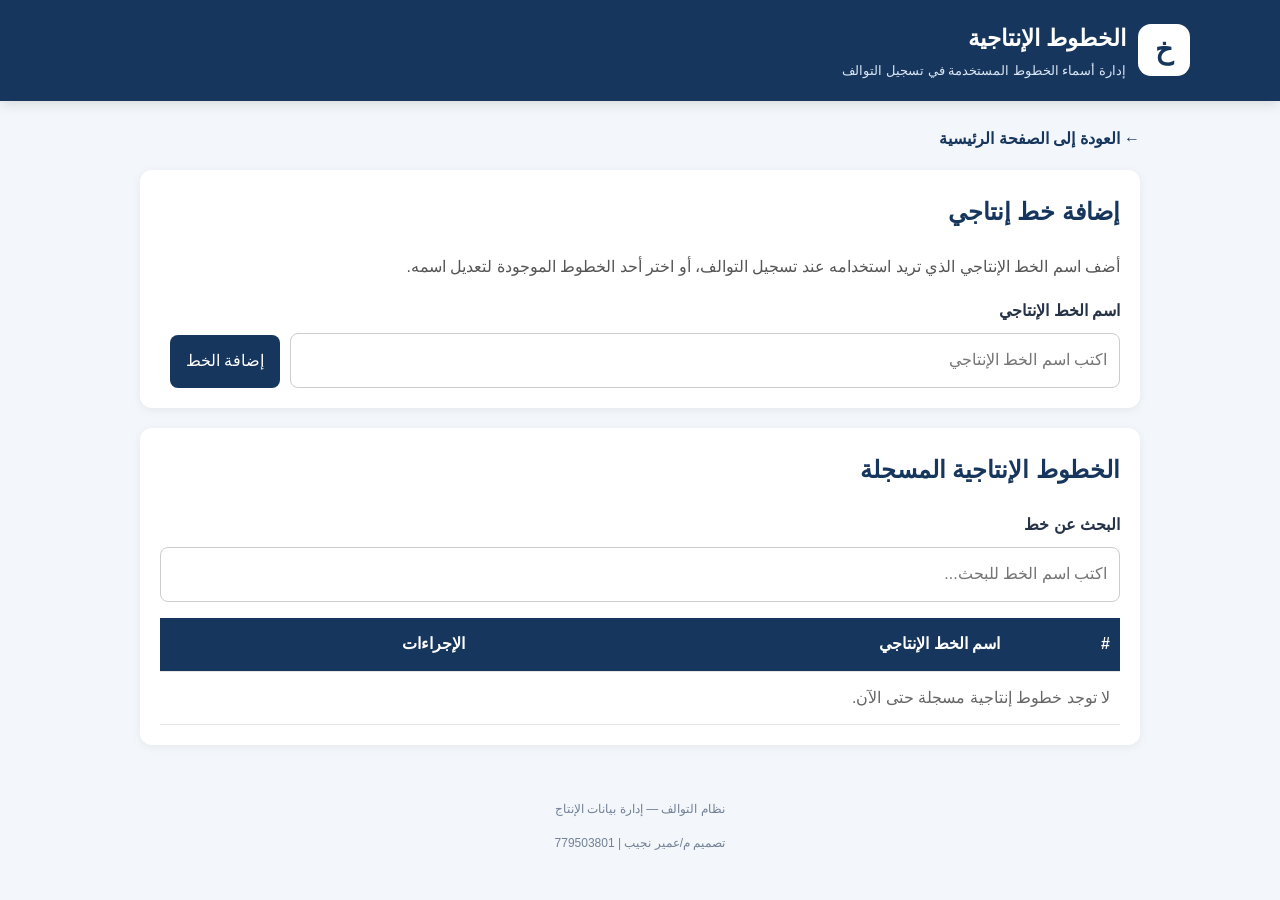
<file: production-lines.html>
<!DOCTYPE html>
<html lang="ar" dir="rtl">
<head>
    <meta charset="UTF-8">
    <meta name="viewport" content="width=device-width, initial-scale=1.0">
    <meta name="theme-color" content="#17365d">
    <title>الخطوط الإنتاجية | نظام التوالف</title>

    <link rel="stylesheet" href="../CSS/style.css">

    <style>
        .lines-container {
            width: min(100% - 24px, 1000px);
            margin: 24px auto;
        }

        .lines-panel {
            background: var(--card-bg, #fff);
            padding: 20px;
            margin-bottom: 20px;
            border-radius: 12px;
            box-shadow: 0 2px 10px #00000010;
        }

        .lines-panel h2 {
            margin-top: 0;
            color: #17365d;
        }

        .line-form {
            display: grid;
            grid-template-columns: 1fr auto auto;
            gap: 10px;
            align-items: end;
        }

        .field {
            display: flex;
            flex-direction: column;
            gap: 7px;
        }

        .field label {
            font-weight: bold;
        }

        .field input,
        .search-input {
            width: 100%;
            min-width: 0;
            padding: 12px;
            border: 1px solid #ccc;
            border-radius: 8px;
            font: inherit;
            box-sizing: border-box;
        }

        .action-button {
            border: 0;
            border-radius: 8px;
            padding: 12px 16px;
            font: inherit;
            cursor: pointer;
            color: #fff;
            background: #17365d;
        }

        .action-button:disabled {
            opacity: .6;
            cursor: not-allowed;
        }

        .cancel-button {
            background: #666;
        }

        .edit-button {
            background: #176b87;
            padding: 8px 12px;
        }

        .delete-button {
            background: #b42318;
            padding: 8px 12px;
        }

        .table-wrapper {
            width: 100%;
            overflow-x: auto;
        }

        .lines-table {
            width: 100%;
            border-collapse: collapse;
            min-width: 460px;
        }

        .lines-table th,
        .lines-table td {
            padding: 12px 10px;
            border-bottom: 1px solid #e5e5e5;
            text-align: right;
        }

        .lines-table th {
            background: #17365d;
            color: #fff;
        }

        .row-actions {
            display: flex;
            gap: 7px;
            flex-wrap: wrap;
        }

        .message {
            display: none;
            padding: 12px;
            border-radius: 8px;
            margin: 12px 0;
            line-height: 1.7;
            overflow-wrap: anywhere;
        }

        .message.success {
            display: block;
            background: #e8f7ed;
            color: #176b35;
        }

        .message.error {
            display: block;
            background: #fdecec;
            color: #a21c1c;
        }

        .message.info {
            display: block;
            background: #eaf3ff;
            color: #174a7e;
        }

        .empty-message {
            text-align: center;
            padding: 24px;
            color: #666;
        }

        .page-description {
            line-height: 1.8;
            color: #555;
        }

        .back-link {
            display: inline-block;
            margin-bottom: 16px;
            color: #17365d;
            text-decoration: none;
            font-weight: bold;
        }

        @media (max-width: 650px) {
            .line-form {
                grid-template-columns: 1fr;
            }

            .lines-panel {
                padding: 14px;
            }

            .action-button {
                width: 100%;
            }

            .row-actions .action-button {
                width: auto;
            }
        }
    </style>
</head>

<body>

<header class="top-header">
    <div class="brand">
        <div class="brand-icon">خ</div>
        <div>
            <h1>الخطوط الإنتاجية</h1>
            <p>إدارة أسماء الخطوط المستخدمة في تسجيل التوالف</p>
        </div>
    </div>
</header>

<main class="lines-container">

    <a class="back-link" href="../index.html">← العودة إلى الصفحة الرئيسية</a>

    <section class="lines-panel">
        <h2 id="formTitle">إضافة خط إنتاجي</h2>

        <p class="page-description">
            أضف اسم الخط الإنتاجي الذي تريد استخدامه عند تسجيل التوالف،
            أو اختر أحد الخطوط الموجودة لتعديل اسمه.
        </p>

        <div id="message" class="message" role="status" aria-live="polite"></div>

        <form id="lineForm" class="line-form">
            <div class="field">
                <label for="lineName">اسم الخط الإنتاجي</label>
                <input
                    id="lineName"
                    name="lineName"
                    type="text"
                    maxlength="150"
                    placeholder="اكتب اسم الخط الإنتاجي"
                    autocomplete="off"
                    required
                >
            </div>

            <button id="saveButton" class="action-button" type="submit">
                إضافة الخط
            </button>

            <button
                id="cancelButton"
                class="action-button cancel-button"
                type="button"
                hidden
            >
                إلغاء التعديل
            </button>
        </form>
    </section>

    <section class="lines-panel">
        <h2>الخطوط الإنتاجية المسجلة</h2>

        <div class="field" style="margin-bottom: 16px;">
            <label for="searchInput">البحث عن خط</label>
            <input
                id="searchInput"
                class="search-input"
                type="search"
                placeholder="اكتب اسم الخط للبحث..."
                autocomplete="off"
            >
        </div>

        <div class="table-wrapper">
            <table class="lines-table">
                <thead>
                    <tr>
                        <th>#</th>
                        <th>اسم الخط الإنتاجي</th>
                        <th>الإجراءات</th>
                    </tr>
                </thead>

                <tbody id="linesTableBody">
                    <tr>
                        <td colspan="3" class="empty-message">
                            جارٍ تحميل الخطوط...
                        </td>
                    </tr>
                </tbody>
            </table>
        </div>
    </section>

</main>

<footer class="footer">
    <p>نظام التوالف — إدارة بيانات الإنتاج</p>
    <p>تصميم م/عمير نجيب | 779503801</p>
</footer>

<script src="../JS/database.js"></script>

<script>
(function () {
    "use strict";

    const form = document.getElementById("lineForm");
    const nameInput = document.getElementById("lineName");
    const saveButton = document.getElementById("saveButton");
    const cancelButton = document.getElementById("cancelButton");
    const formTitle = document.getElementById("formTitle");
    const tableBody = document.getElementById("linesTableBody");
    const searchInput = document.getElementById("searchInput");
    const messageBox = document.getElementById("message");

    let lines = [];
    let editingKey = null;
    let busy = false;

    function getLineName(record) {
        return String(
            record.name ||
            record.lineName ||
            record.productionLineName ||
            record.title ||
            ""
        ).trim();
    }

    function showMessage(text, type) {
        messageBox.textContent = text;
        messageBox.className = "message " + type;
    }

    function clearMessage() {
        messageBox.textContent = "";
        messageBox.className = "message";
    }

    function setBusy(value) {
        busy = value;
        saveButton.disabled = value;
        cancelButton.disabled = value;
    }

    function resetForm() {
        editingKey = null;
        form.reset();
        formTitle.textContent = "إضافة خط إنتاجي";
        saveButton.textContent = "إضافة الخط";
        cancelButton.hidden = true;
        clearMessage();
    }

    function makeKey(storeName, id) {
        return storeName + ":" + String(id);
    }

    async function loadLines() {
        try {
            await TawalefDB.initialize();

            const results = await Promise.all([
                TawalefDB.getAll("manufacturing"),
                TawalefDB.getAll("packaging")
            ]);

            lines = [];

            [
                { storeName: "manufacturing", records: results[0] || [] },
                { storeName: "packaging", records: results[1] || [] }
            ].forEach(function (group) {
                group.records.forEach(function (record) {
                    const name = getLineName(record);

                    if (!name || record.id === undefined || record.id === null) {
                        return;
                    }

                    lines.push({
                        key: makeKey(group.storeName, record.id),
                        storeName: group.storeName,
                        id: record.id,
                        name: name,
                        record: record
                    });
                });
            });

            lines.sort(function (a, b) {
                return a.name.localeCompare(b.name, "ar");
            });

            renderLines();
        } catch (error) {
            console.error("خطأ في تحميل الخطوط الإنتاجية:", error);

            tableBody.innerHTML = "";

            const row = document.createElement("tr");
            const cell = document.createElement("td");

            cell.colSpan = 3;
            cell.className = "empty-message";
            cell.textContent =
                "تعذّر تحميل الخطوط: " +
                (error.message || "خطأ غير معروف");

            row.appendChild(cell);
            tableBody.appendChild(row);

            showMessage(
                "تحقق من تحميل ملف JS/database.js ومن تشغيل الصفحة عبر بيئة المشروع.",
                "error"
            );
        }
    }

    function renderLines() {
        const search = searchInput.value.trim().toLocaleLowerCase("ar");

        const filtered = lines.filter(function (line) {
            return line.name.toLocaleLowerCase("ar").includes(search);
        });

        tableBody.innerHTML = "";

        if (filtered.length === 0) {
            const row = document.createElement("tr");
            const cell = document.createElement("td");

            cell.colSpan = 3;
            cell.className = "empty-message";
            cell.textContent = search
                ? "لا توجد خطوط تطابق كلمة البحث."
                : "لا توجد خطوط إنتاجية مسجلة حتى الآن.";

            row.appendChild(cell);
            tableBody.appendChild(row);
            return;
        }

        filtered.forEach(function (line, index) {
            const row = document.createElement("tr");

            const numberCell = document.createElement("td");
            numberCell.textContent = String(index + 1);

            const nameCell = document.createElement("td");
            nameCell.textContent = line.name;

            const actionsCell = document.createElement("td");
            const actions = document.createElement("div");
            actions.className = "row-actions";

            const editButton = document.createElement("button");
            editButton.type = "button";
            editButton.className = "action-button edit-button";
            editButton.textContent = "تعديل";
            editButton.addEventListener("click", function () {
                startEditing(line.key);
            });

            const deleteButton = document.createElement("button");
            deleteButton.type = "button";
            deleteButton.className = "action-button delete-button";
            deleteButton.textContent = "حذف";
            deleteButton.addEventListener("click", function () {
                deleteLine(line.key);
            });

            actions.appendChild(editButton);
            actions.appendChild(deleteButton);
            actionsCell.appendChild(actions);

            row.appendChild(numberCell);
            row.appendChild(nameCell);
            row.appendChild(actionsCell);

            tableBody.appendChild(row);
        });
    }

    function startEditing(key) {
        const line = lines.find(function (item) {
            return item.key === key;
        });

        if (!line) {
            showMessage("لم يتم العثور على الخط المطلوب تعديله.", "error");
            return;
        }

        editingKey = line.key;
        nameInput.value = line.name;
        formTitle.textContent = "تعديل اسم الخط الإنتاجي";
        saveButton.textContent = "حفظ التعديلات";
        cancelButton.hidden = false;

        clearMessage();
        nameInput.focus();

        window.scrollTo({ top: 0, behavior: "smooth" });
    }

    function isDuplicateName(name, currentKey) {
        return lines.some(function (line) {
            return line.key !== currentKey &&
                line.name.toLocaleLowerCase("ar") ===
                name.toLocaleLowerCase("ar");
        });
    }

    async function saveLine(event) {
        event.preventDefault();

        if (busy) return;

        const name = nameInput.value.trim();

        if (!name) {
            showMessage("اكتب اسم الخط الإنتاجي أولاً.", "error");
            nameInput.focus();
            return;
        }

        if (isDuplicateName(name, editingKey)) {
            showMessage("هذا الاسم مسجل بالفعل ضمن الخطوط الإنتاجية.", "error");
            return;
        }

        setBusy(true);
        clearMessage();

        try {
            if (editingKey) {
                const line = lines.find(function (item) {
                    return item.key === editingKey;
                });

                if (!line) {
                    throw new Error("لم يتم العثور على الخط المطلوب تعديله.");
                }

                const updatedData = Object.assign(
                    {},
                    line.record,
                    {
                        name: name,
                        updatedAt: new Date().toISOString()
                    }
                );

                await TawalefDB.update(
                    line.storeName,
                    line.id,
                    updatedData
                );

                resetForm();
                showMessage("تم تعديل اسم الخط بنجاح.", "success");
            } else {
                /*
                 * تُحفظ الخطوط الجديدة في المخزن القديم حتى نُبقي
                 * قاعدة البيانات متوافقة مع بقية صفحات النظام.
                 */
                await TawalefDB.add("manufacturing", {
                    name: name,
                    createdAt: new Date().toISOString()
                });

                resetForm();
                showMessage("تمت إضافة الخط الإنتاجي بنجاح.", "success");
            }

            await loadLines();
        } catch (error) {
            console.error("خطأ في حفظ الخط:", error);
            showMessage(
                error.message || "تعذّر حفظ الخط الإنتاجي.",
                "error"
            );
        } finally {
            setBusy(false);
        }
    }

    async function deleteLine(key) {
        if (busy) return;

        const line = lines.find(function (item) {
            return item.key === key;
        });

        if (!line) {
            showMessage("لم يتم العثور على الخط المطلوب حذفه.", "error");
            return;
        }

        const confirmed = window.confirm(
            'هل أنت متأكد من حذف الخط "' + line.name + '"؟'
        );

        if (!confirmed) return;

        setBusy(true);
        clearMessage();

        try {
            const records = await TawalefDB.getAll("wastage");

            const isUsed = (records || []).some(function (record) {
                const sameId = String(record.lineId) === String(line.id);

                if (!sameId) return false;

                /*
                 * السجلات الجديدة والقديمة قد تستخدم processType
                 * لتحديد المخزن الذي جاء منه الخط.
                 */
                if (record.processType) {
                    return record.processType === line.storeName;
                }

                return true;
            });

            if (isUsed) {
                showMessage(
                    "لا يمكن حذف هذا الخط لأنه مرتبط بسجل توالف. يمكنك تعديل اسمه بدلاً من حذفه.",
                    "error"
                );
                return;
            }

            await TawalefDB.remove(line.storeName, line.id);

            if (editingKey === line.key) {
                resetForm();
            }

            await loadLines();
            showMessage("تم حذف الخط بنجاح.", "success");
        } catch (error) {
            console.error("خطأ في حذف الخط:", error);

            showMessage(
                error.message || "تعذّر حذف الخط الإنتاجي.",
                "error"
            );
        } finally {
            setBusy(false);
        }
    }

    form.addEventListener("submit", saveLine);

    cancelButton.addEventListener("click", resetForm);

    searchInput.addEventListener("input", renderLines);

    loadLines();
})();
</script>

</body>
</html>
</file>
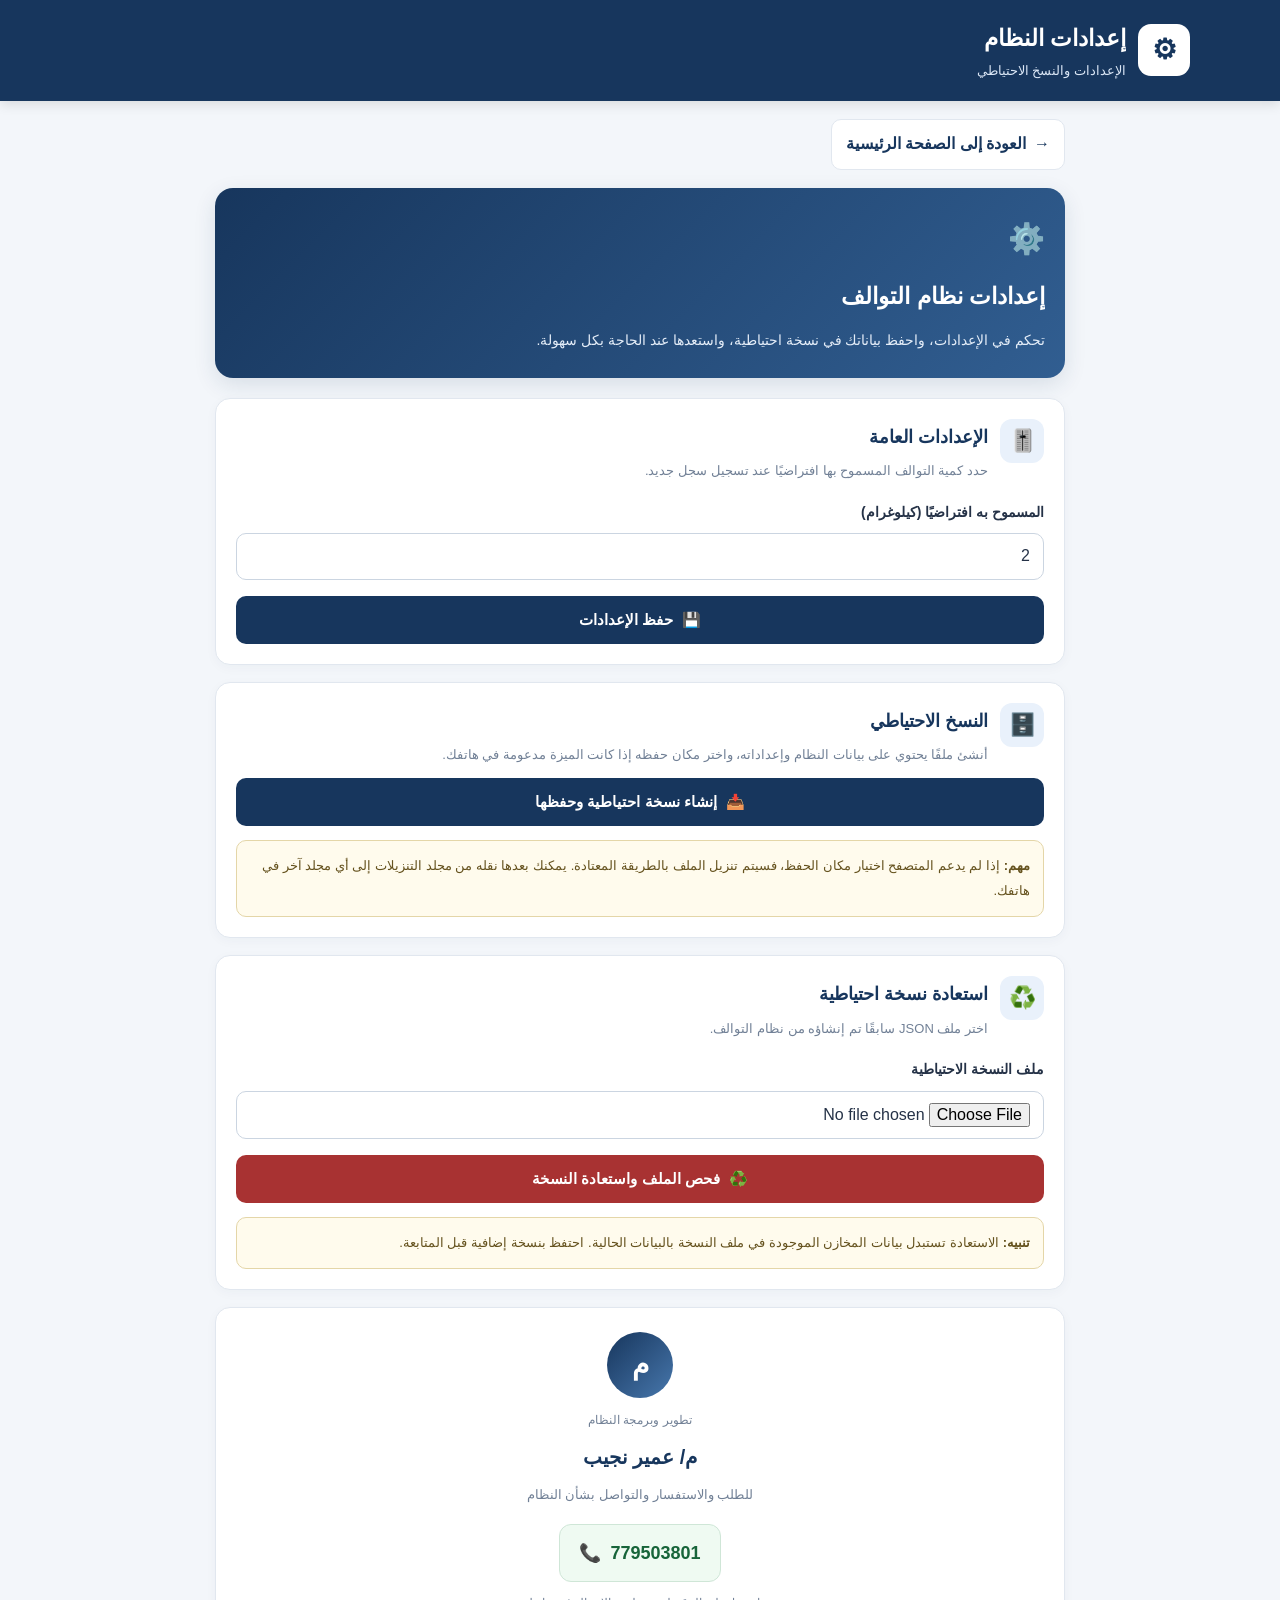
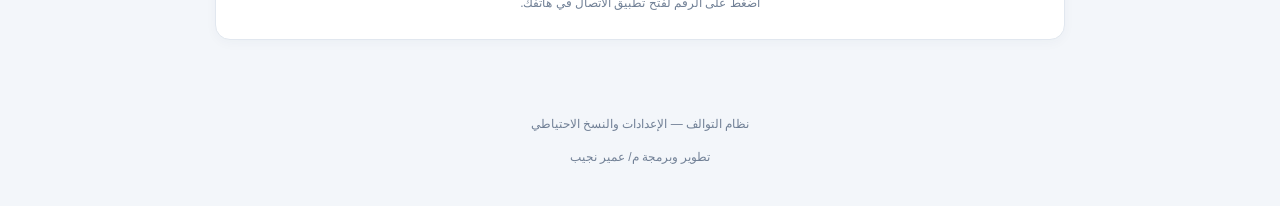
<file: settings.html>
<!DOCTYPE html>
<html lang="ar" dir="rtl">
<head>
    <meta charset="UTF-8">
    <meta name="viewport" content="width=device-width, initial-scale=1.0">
    <meta name="theme-color" content="#17365d">
    <title>الإعدادات | نظام التوالف</title>

    <link rel="stylesheet" href="../CSS/style.css">

    <style>
        :root {
            --primary: #17365d;
            --primary-light: #244b79;
            --background: #f3f6fa;
            --surface: #ffffff;
            --text: #253247;
            --muted: #718096;
            --border: #e1e7ef;
            --accent: #e9f1fb;
            --success: #17643a;
            --danger: #a83232;
            --radius: 15px;
        }

        * {
            box-sizing: border-box;
        }

        body {
            background: var(--background);
            color: var(--text);
        }

        .settings-container {
            width: min(100% - 24px, 850px);
            margin: 0 auto;
            padding: 18px 0 30px;
        }

        .page-back {
            display: inline-flex;
            align-items: center;
            gap: 8px;
            margin-bottom: 18px;
            padding: 10px 14px;
            border: 1px solid var(--border);
            border-radius: 10px;
            background: white;
            color: var(--primary);
            text-decoration: none;
            font-weight: bold;
        }

        .hero-card {
            padding: 24px 20px;
            margin-bottom: 20px;
            border-radius: 18px;
            background: linear-gradient(135deg, #17365d, #315e91);
            color: white;
            box-shadow: 0 7px 22px rgba(23, 54, 93, 0.12);
        }

        .hero-icon {
            font-size: 30px;
            margin-bottom: 10px;
        }

        .hero-card h2 {
            margin: 0 0 10px;
            font-size: 23px;
        }

        .hero-card p {
            margin: 0;
            color: #e4edf8;
            font-size: 14px;
            line-height: 1.9;
        }

        .settings-section,
        .developer-card {
            background: var(--surface);
            border: 1px solid var(--border);
            border-radius: var(--radius);
            padding: 20px;
            margin-bottom: 17px;
            box-shadow: 0 3px 12px rgba(23, 54, 93, 0.035);
        }

        .section-heading {
            display: flex;
            align-items: flex-start;
            gap: 12px;
            margin-bottom: 8px;
        }

        .section-icon {
            display: grid;
            place-items: center;
            flex: 0 0 44px;
            height: 44px;
            border-radius: 12px;
            background: var(--accent);
            color: var(--primary);
            font-size: 22px;
        }

        .section-heading h2 {
            margin: 2px 0 6px;
            color: var(--primary);
            font-size: 18px;
        }

        .settings-description {
            margin: 0 0 17px;
            color: var(--muted);
            font-size: 13px;
            line-height: 1.9;
        }

        .field-group {
            margin: 16px 0;
        }

        .field-group label {
            display: block;
            margin-bottom: 8px;
            font-size: 14px;
            font-weight: bold;
        }

        .field-group input {
            display: block;
            width: 100%;
            min-height: 47px;
            padding: 11px 13px;
            border: 1px solid #cbd5e1;
            border-radius: 10px;
            background: white;
            color: var(--text);
            font-family: inherit;
            font-size: 16px;
        }

        .field-group input:focus {
            outline: 2px solid #b9cde7;
            border-color: var(--primary);
        }

        .action-button {
            display: flex;
            align-items: center;
            justify-content: center;
            gap: 9px;
            width: 100%;
            min-height: 48px;
            padding: 12px 15px;
            margin-top: 10px;
            border: none;
            border-radius: 10px;
            background: var(--primary);
            color: white;
            font-family: inherit;
            font-size: 15px;
            font-weight: bold;
            cursor: pointer;
        }

        .action-button:hover {
            background: var(--primary-light);
        }

        .action-button.secondary {
            background: var(--accent);
            color: var(--primary);
            border: 1px solid #d7e4f5;
        }

        .action-button.warning {
            background: var(--danger);
            color: white;
        }

        .action-button:disabled {
            opacity: 0.6;
            cursor: wait;
        }

        .status-message {
            display: none;
            padding: 12px;
            margin-top: 14px;
            border-radius: 10px;
            font-size: 13px;
            line-height: 1.9;
            overflow-wrap: anywhere;
        }

        .status-message.success {
            display: block;
            color: var(--success);
            background: #e8f7ee;
            border: 1px solid #c5ead3;
        }

        .status-message.error {
            display: block;
            color: #922b2b;
            background: #fdecec;
            border: 1px solid #f4cccc;
        }

        .status-message.info {
            display: block;
            color: var(--primary);
            background: var(--accent);
            border: 1px solid #d7e4f5;
        }

        .backup-note {
            margin-top: 14px;
            padding: 13px;
            border: 1px solid #e4d6a8;
            border-radius: 10px;
            background: #fffbed;
            color: #65521e;
            font-size: 13px;
            line-height: 1.9;
        }

        .developer-card {
            text-align: center;
            padding: 24px 18px;
        }

        .developer-avatar {
            display: grid;
            place-items: center;
            width: 66px;
            height: 66px;
            margin: 0 auto 12px;
            border-radius: 50%;
            background: linear-gradient(135deg, #17365d, #4777ac);
            color: white;
            font-size: 28px;
            font-weight: bold;
        }

        .developer-label {
            margin: 0 0 7px;
            color: var(--muted);
            font-size: 12px;
        }

        .developer-name {
            margin: 0 0 8px;
            color: var(--primary);
            font-size: 20px;
        }

        .developer-description {
            margin: 0 0 16px;
            color: var(--muted);
            font-size: 13px;
            line-height: 1.9;
        }

        .developer-phone {
            display: inline-flex;
            justify-content: center;
            align-items: center;
            gap: 9px;
            max-width: 100%;
            padding: 12px 19px;
            border: 1px solid #cfe6d7;
            border-radius: 12px;
            background: #effaf2;
            color: #17643a;
            font-size: 18px;
            font-weight: bold;
            text-decoration: none;
            direction: ltr;
        }

        .developer-phone:hover {
            background: #e1f5e7;
        }

        .developer-call-note {
            margin: 11px 0 0;
            color: var(--muted);
            font-size: 12px;
        }

        .footer {
            padding: 15px 10px 25px;
            color: var(--muted);
            text-align: center;
            font-size: 12px;
            line-height: 1.8;
        }

        @media (max-width: 480px) {
            .settings-section {
                padding: 16px;
            }

            .hero-card {
                padding: 21px 17px;
            }

            .hero-card h2 {
                font-size: 21px;
            }
        }
    </style>
</head>

<body>

<header class="top-header">
    <div class="brand">
        <div class="brand-icon">⚙</div>
        <div>
            <h1>إعدادات النظام</h1>
            <p>الإعدادات والنسخ الاحتياطي</p>
        </div>
    </div>
</header>

<main class="settings-container">

    <a class="page-back" href="../index.html">
        <span>→</span>
        العودة إلى الصفحة الرئيسية
    </a>

    <section class="hero-card">
        <div class="hero-icon">⚙️</div>
        <h2>إعدادات نظام التوالف</h2>
        <p>
            تحكم في الإعدادات، واحفظ بياناتك في نسخة احتياطية،
            واستعدها عند الحاجة بكل سهولة.
        </p>
    </section>

    <!-- الإعدادات العامة -->
    <section class="settings-section">
        <div class="section-heading">
            <div class="section-icon">🎚️</div>
            <div>
                <h2>الإعدادات العامة</h2>
                <p class="settings-description">
                    حدد كمية التوالف المسموح بها افتراضيًا عند تسجيل سجل جديد.
                </p>
            </div>
        </div>

        <div class="field-group">
            <label for="allowedDefault">
                المسموح به افتراضيًا (كيلوغرام)
            </label>

            <input
                type="number"
                id="allowedDefault"
                min="0"
                step="0.01"
                value="2"
                inputmode="decimal"
            >
        </div>

        <button class="action-button" id="saveSettings" type="button">
            <span>💾</span>
            حفظ الإعدادات
        </button>

        <div id="settingsStatus" class="status-message" role="status"></div>
    </section>

    <!-- النسخ الاحتياطي -->
    <section class="settings-section">
        <div class="section-heading">
            <div class="section-icon">🗄️</div>
            <div>
                <h2>النسخ الاحتياطي</h2>
                <p class="settings-description">
                    أنشئ ملفًا يحتوي على بيانات النظام وإعداداته،
                    واختر مكان حفظه إذا كانت الميزة مدعومة في هاتفك.
                </p>
            </div>
        </div>

        <button class="action-button" id="exportBackup" type="button">
            <span>📥</span>
            إنشاء نسخة احتياطية وحفظها
        </button>

        <div id="backupStatus" class="status-message" role="status"></div>

        <div class="backup-note">
            <strong>مهم:</strong>
            إذا لم يدعم المتصفح اختيار مكان الحفظ، فسيتم تنزيل الملف بالطريقة
            المعتادة. يمكنك بعدها نقله من مجلد التنزيلات إلى أي مجلد آخر
            في هاتفك.
        </div>
    </section>

    <!-- استعادة النسخة الاحتياطية -->
    <section class="settings-section">
        <div class="section-heading">
            <div class="section-icon">♻️</div>
            <div>
                <h2>استعادة نسخة احتياطية</h2>
                <p class="settings-description">
                    اختر ملف JSON سابقًا تم إنشاؤه من نظام التوالف.
                </p>
            </div>
        </div>

        <div class="field-group">
            <label for="backupFile">ملف النسخة الاحتياطية</label>
            <input
                type="file"
                id="backupFile"
                class="file-input"
                accept=".json,application/json"
            >
        </div>

        <button class="action-button warning" id="restoreBackup" type="button">
            <span>♻️</span>
            فحص الملف واستعادة النسخة
        </button>

        <div id="restoreStatus" class="status-message" role="status"></div>

        <div class="backup-note">
            <strong>تنبيه:</strong>
            الاستعادة تستبدل بيانات المخازن الموجودة في ملف النسخة بالبيانات
            الحالية. احتفظ بنسخة إضافية قبل المتابعة.
        </div>
    </section>

    <!-- بيانات المبرمج -->
    <section class="developer-card">
        <div class="developer-avatar">م</div>

        <p class="developer-label">تطوير وبرمجة النظام</p>
        <h2 class="developer-name">م/ عمير نجيب</h2>

        <p class="developer-description">
            للطلب والاستفسار والتواصل بشأن النظام
        </p>

        <a
            class="developer-phone"
            href="tel:779503801"
            aria-label="الاتصال بالمبرمج على الرقم 779503801"
        >
            <span>📞</span>
            <span>779503801</span>
        </a>

        <p class="developer-call-note">
            اضغط على الرقم لفتح تطبيق الاتصال في هاتفك.
        </p>
    </section>

</main>

<footer class="footer">
    <p>نظام التوالف — الإعدادات والنسخ الاحتياطي</p>
    <p>تطوير وبرمجة م/ عمير نجيب</p>
</footer>

<script src="../JS/database.js"></script>

<script>
"use strict";

const allowedInput = document.getElementById("allowedDefault");

function showStatus(elementId, message, type) {
    const element = document.getElementById(elementId);

    element.textContent = message;
    element.className = "status-message " + type;
}

function hideStatus(elementId) {
    const element = document.getElementById(elementId);

    element.textContent = "";
    element.className = "status-message";
}

async function loadSettings() {
    try {
        await TawalefDB.initialize();

        const value = await TawalefDB.getSetting("allowedDefault");

        allowedInput.value = String(
            value === undefined || value === null ? 2 : value
        );
    } catch (error) {
        showStatus(
            "settingsStatus",
            "تعذر تحميل الإعدادات: " +
            (error.message || "حدث خطأ غير معروف."),
            "error"
        );
    }
}

/* حفظ الإعدادات */
document.getElementById("saveSettings").addEventListener(
    "click",
    async function () {
        const rawValue = allowedInput.value.trim();
        const value = Number(rawValue);
        const button = this;

        if (
            rawValue === "" ||
            !Number.isFinite(value) ||
            value < 0
        ) {
            showStatus(
                "settingsStatus",
                "أدخل قيمة رقمية صحيحة لا تقل عن صفر.",
                "error"
            );
            return;
        }

        button.disabled = true;

        try {
            await TawalefDB.setSetting("allowedDefault", value);

            showStatus(
                "settingsStatus",
                "تم حفظ الإعدادات بنجاح.",
                "success"
            );
        } catch (error) {
            showStatus(
                "settingsStatus",
                "تعذر حفظ الإعدادات: " +
                (error.message || "حدث خطأ غير معروف."),
                "error"
            );
        } finally {
            button.disabled = false;
        }
    }
);

/*
 * تصدير البيانات من خلال الدالة الأصلية في database.js.
 * نحافظ على صيغة الملف التي ينشئها TawalefDB.exportBackup().
 */
function createBackupBlob(backup) {
    return new Blob(
        [JSON.stringify(backup, null, 2)],
        { type: "application/json;charset=utf-8" }
    );
}

function makeBackupFilename() {
    const date = new Date();

    const year = date.getFullYear();
    const month = String(date.getMonth() + 1).padStart(2, "0");
    const day = String(date.getDate()).padStart(2, "0");
    const hours = String(date.getHours()).padStart(2, "0");
    const minutes = String(date.getMinutes()).padStart(2, "0");
    const seconds = String(date.getSeconds()).padStart(2, "0");

    return (
        "tawalef-backup-" +
        year + "-" + month + "-" + day + "-" +
        hours + "-" + minutes + "-" + seconds +
        ".json"
    );
}

/* تنزيل بديل لا يحتاج إلى اختيار مجلد */
function downloadBackup(blob, filename) {
    const url = URL.createObjectURL(blob);
    const link = document.createElement("a");

    link.href = url;
    link.download = filename;
    link.style.display = "none";

    document.body.appendChild(link);
    link.click();
    link.remove();

    setTimeout(function () {
        URL.revokeObjectURL(url);
    }, 10000);
}

/*
 * محاولة فتح نافذة الحفظ مباشرة عند ضغط المستخدم.
 * إذا ألغى المستخدم الاختيار أو لم تدعم البيئة هذه الميزة،
 * يتم الرجوع تلقائيًا إلى التنزيل العادي.
 */
document.getElementById("exportBackup").addEventListener(
    "click",
    async function () {
        const button = this;
        const filename = makeBackupFilename();

        button.disabled = true;
        hideStatus("backupStatus");

        let savePickerPromise = null;
        let pickerSupported =
            typeof window.showSaveFilePicker === "function";

        /*
         * استدعاء نافذة الحفظ قبل أي await للمحافظة على
         * صلاحية تفاعل المستخدم في المتصفحات التي تتطلب ذلك.
         */
        if (pickerSupported) {
            try {
                savePickerPromise = window.showSaveFilePicker({
                    suggestedName: filename,
                    types: [
                        {
                            description: "نسخة احتياطية لنظام التوالف",
                            accept: {
                                "application/json": [".json"]
                            }
                        }
                    ]
                });
            } catch (error) {
                savePickerPromise = Promise.reject(error);
            }
        }

        try {
            showStatus(
                "backupStatus",
                "جارٍ تجهيز نسخة احتياطية من قاعدة البيانات...",
                "info"
            );

            /*
             * نستخدم دالة قاعدة البيانات الأصلية بدل بناء
             * صيغة احتياطية جديدة غير متوافقة معها.
             */
            const backup = await TawalefDB.exportBackup();
            const blob = createBackupBlob(backup);

            if (savePickerPromise) {
                try {
                    const fileHandle = await savePickerPromise;
                    const writable = await fileHandle.createWritable();

                    try {
                        await writable.write(blob);
                        await writable.close();
                    } catch (writeError) {
                        try {
                            await writable.abort();
                        } catch (abortError) {
                            // تجاهل خطأ الإلغاء، ثم اعرض خطأ الحفظ الأصلي.
                        }

                        throw writeError;
                    }

                    showStatus(
                        "backupStatus",
                        "تم حفظ النسخة الاحتياطية بنجاح في المكان الذي اخترته.",
                        "success"
                    );

                    return;
                } catch (pickerError) {
                    /*
                     * لا نوقف العملية عند إلغاء نافذة الاختيار.
                     * نحاول تنزيل النسخة بالطريقة التقليدية.
                     */
                    try {
                        downloadBackup(blob, filename);

                        showStatus(
                            "backupStatus",
                            pickerError.name === "AbortError"
                                ? "لم يتم اختيار مجلد للحفظ، لذلك أرسلنا النسخة للتنزيل العادي. تحقق من مجلد التنزيلات في الهاتف."
                                : "تعذر الحفظ في المكان المختار، لذلك أرسلنا النسخة للتنزيل العادي. تحقق من مجلد التنزيلات في الهاتف.",
                            "info"
                        );
                    } catch (downloadError) {
                        throw new Error(
                            "تعذر الحفظ في المكان المختار وكذلك التنزيل: " +
                            (downloadError.message || "خطأ غير معروف.")
                        );
                    }

                    return;
                }
            }

            /*
             * البيئة لا تدعم نافذة اختيار مكان الحفظ.
             * ننزل الملف مباشرة دون عرض رسالة إلغاء الاختيار.
             */
            downloadBackup(blob, filename);

            showStatus(
                "backupStatus",
                "تم تجهيز النسخة وإرسالها للتنزيل. افتح مجلد التنزيلات في الهاتف، ثم انقل الملف إلى المجلد الذي تريده.",
                "success"
            );

        } catch (error) {
            showStatus(
                "backupStatus",
                "تعذر إنشاء النسخة الاحتياطية: " +
                (error.message || "حدث خطأ غير معروف."),
                "error"
            );
        } finally {
            button.disabled = false;
        }
    }
);

/* استعادة النسخة الاحتياطية */
document.getElementById("restoreBackup").addEventListener(
    "click",
    async function () {
        const fileInput = document.getElementById("backupFile");
        const file = fileInput.files[0];
        const button = this;

        if (!file) {
            showStatus(
                "restoreStatus",
                "اختر ملف النسخة الاحتياطية أولًا.",
                "error"
            );
            return;
        }

        if (!confirm(
            "تنبيه: ستُستبدل بيانات المخازن الموجودة في الملف بالبيانات الحالية. " +
            "تأكد من الاحتفاظ بنسخة احتياطية من بياناتك الحالية. هل تريد المتابعة؟"
        )) {
            return;
        }

        button.disabled = true;

        try {
            await TawalefDB.initialize();

            const fileText = await file.text();
            const backup = JSON.parse(fileText);

            TawalefDB.validateBackup(backup);

            await TawalefDB.restoreBackup(backup);

            showStatus(
                "restoreStatus",
                "تمت استعادة النسخة الاحتياطية بنجاح. أعد تحميل الصفحة لتحديث البيانات المعروضة.",
                "success"
            );

            await loadSettings();

        } catch (error) {
            showStatus(
                "restoreStatus",
                "لم تتم الاستعادة: " +
                (error.message || "تعذر قراءة ملف النسخة الاحتياطية."),
                "error"
            );
        } finally {
            button.disabled = false;
        }
    }
);

loadSettings();
</script>

</body>
</html>
</file>
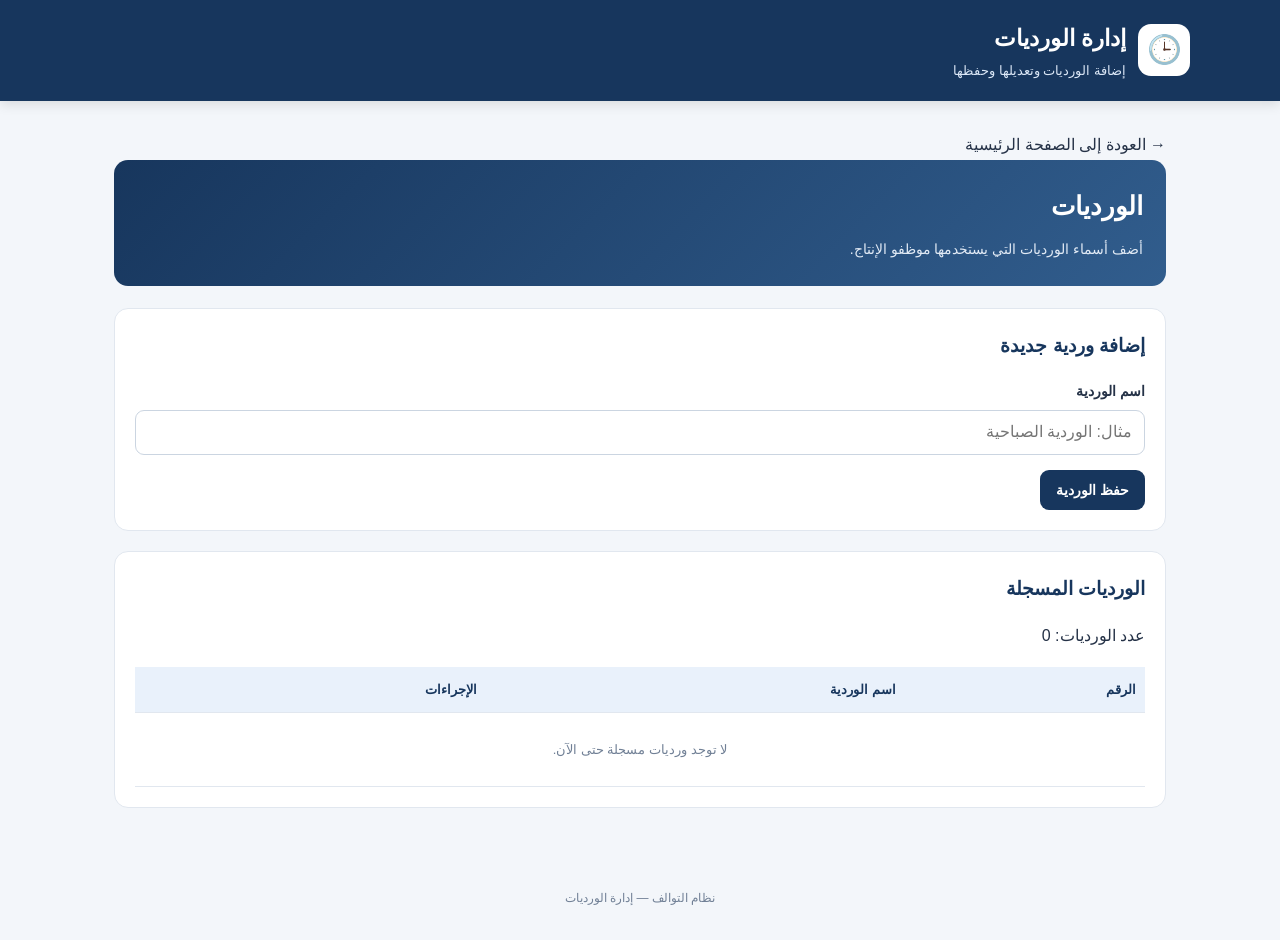
<file: shifts.html>
<!DOCTYPE html>
<html lang="ar" dir="rtl">
<head>
    <meta charset="UTF-8">
    <meta name="viewport" content="width=device-width, initial-scale=1.0">
    <title>الورديات | نظام التوالف</title>
    <link rel="stylesheet" href="../CSS/style.css">

    <style>
        .panel {
            background: white;
            padding: 20px;
            border: 1px solid #e1e7ef;
            border-radius: 14px;
            margin-bottom: 20px;
        }

        .panel h2 {
            margin-top: 0;
            color: #17365d;
            font-size: 19px;
        }

        .field {
            margin-bottom: 15px;
        }

        .field label {
            display: block;
            margin-bottom: 6px;
            font-weight: bold;
            font-size: 14px;
        }

        .field input {
            width: 100%;
            padding: 12px;
            border: 1px solid #cbd5e1;
            border-radius: 9px;
            font-family: inherit;
            font-size: 16px;
            min-height: 45px;
        }

        .btn {
            border: none;
            border-radius: 9px;
            padding: 12px 16px;
            font-family: inherit;
            font-size: 14px;
            font-weight: bold;
            cursor: pointer;
        }

        .btn-primary {
            background: #17365d;
            color: white;
        }

        .btn-light {
            background: #e9f1fb;
            color: #17365d;
        }

        .btn-danger {
            background: #a83232;
            color: white;
        }

        .btn:disabled {
            opacity: 0.6;
        }

        .actions {
            display: flex;
            flex-wrap: wrap;
            gap: 8px;
        }

        .table-wrap {
            width: 100%;
            overflow-x: auto;
        }

        table {
            width: 100%;
            border-collapse: collapse;
            min-width: 440px;
        }

        th, td {
            padding: 11px 9px;
            border-bottom: 1px solid #e1e7ef;
            text-align: right;
            font-size: 13px;
        }

        th {
            background: #e9f1fb;
            color: #17365d;
        }

        td .btn {
            margin: 2px;
            padding: 7px 10px;
            font-size: 12px;
        }

        .status {
            margin-top: 12px;
            padding: 11px;
            border-radius: 8px;
            font-size: 13px;
            display: none;
            overflow-wrap: anywhere;
        }

        .status.ok {
            display: block;
            background: #e8f7ee;
            color: #17643a;
        }

        .status.err {
            display: block;
            background: #fdecec;
            color: #922b2b;
        }

        .empty {
            text-align: center;
            color: #718096;
            padding: 25px;
        }
    </style>
</head>

<body>

<header class="top-header">
    <div class="brand">
        <div class="brand-icon">🕒</div>
        <div>
            <h1>إدارة الورديات</h1>
            <p>إضافة الورديات وتعديلها وحفظها</p>
        </div>
    </div>
</header>

<main class="container">

    <a href="../index.html" class="page-back">→ العودة إلى الصفحة الرئيسية</a>

    <section class="welcome">
        <h2>الورديات</h2>
        <p>أضف أسماء الورديات التي يستخدمها موظفو الإنتاج.</p>
    </section>

    <section class="panel">
        <h2 id="formTitle">إضافة وردية جديدة</h2>

        <form id="shiftForm">
            <div class="field">
                <label for="shiftName">اسم الوردية</label>
                <input
                    id="shiftName"
                    type="text"
                    maxlength="100"
                    placeholder="مثال: الوردية الصباحية"
                    required
                >
            </div>

            <div class="actions">
                <button type="submit" class="btn btn-primary" id="saveButton">
                    حفظ الوردية
                </button>

                <button type="button" class="btn btn-light" id="cancelButton" hidden>
                    إلغاء التعديل
                </button>
            </div>
        </form>

        <div id="formStatus" class="status" role="status"></div>
    </section>

    <section class="panel">
        <h2>الورديات المسجلة</h2>

        <p id="shiftCount">عدد الورديات: 0</p>

        <div class="table-wrap">
            <table>
                <thead>
                    <tr>
                        <th>الرقم</th>
                        <th>اسم الوردية</th>
                        <th>الإجراءات</th>
                    </tr>
                </thead>
                <tbody id="shiftsTable">
                    <tr>
                        <td colspan="3" class="empty">جارٍ تحميل البيانات...</td>
                    </tr>
                </tbody>
            </table>
        </div>

        <div id="tableStatus" class="status" role="status"></div>
    </section>

</main>

<footer class="footer">
    <p>نظام التوالف — إدارة الورديات</p>
</footer>

<script src="../JS/database.js"></script>

<script>
"use strict";

const form = document.getElementById("shiftForm");
const nameInput = document.getElementById("shiftName");
const tableBody = document.getElementById("shiftsTable");
const saveButton = document.getElementById("saveButton");
const cancelButton = document.getElementById("cancelButton");

let editingId = null;
let busy = false;

function showMessage(id, message, type) {
    const element = document.getElementById(id);
    element.textContent = message;
    element.className = "status " + type;
}

function clearMessage(id) {
    const element = document.getElementById(id);
    element.textContent = "";
    element.className = "status";
}

function resetForm() {
    editingId = null;
    form.reset();

    document.getElementById("formTitle").textContent = "إضافة وردية جديدة";
    saveButton.textContent = "حفظ الوردية";
    cancelButton.hidden = true;

    clearMessage("formStatus");
}

async function loadShifts() {
    try {
        const shifts = await TawalefDB.getAll("shifts");

        shifts.sort(function (a, b) {
            return a.id - b.id;
        });

        document.getElementById("shiftCount").textContent =
            "عدد الورديات: " + shifts.length;

        tableBody.replaceChildren();

        if (shifts.length === 0) {
            const row = document.createElement("tr");
            const cell = document.createElement("td");

            cell.colSpan = 3;
            cell.className = "empty";
            cell.textContent = "لا توجد ورديات مسجلة حتى الآن.";

            row.appendChild(cell);
            tableBody.appendChild(row);
            return;
        }

        shifts.forEach(function (shift) {
            const row = document.createElement("tr");

            const idCell = document.createElement("td");
            idCell.textContent = shift.id;

            const nameCell = document.createElement("td");
            nameCell.textContent = shift.name;

            const actionCell = document.createElement("td");
            const actions = document.createElement("div");
            actions.className = "actions";

            const editButton = document.createElement("button");
            editButton.type = "button";
            editButton.className = "btn btn-light";
            editButton.textContent = "تعديل";

            editButton.addEventListener("click", function () {
                editingId = shift.id;
                nameInput.value = shift.name;

                document.getElementById("formTitle").textContent =
                    "تعديل الوردية";

                saveButton.textContent = "حفظ التعديلات";
                cancelButton.hidden = false;

                clearMessage("formStatus");

                window.scrollTo({
                    top: 0,
                    behavior: "smooth"
                });
            });

            const deleteButton = document.createElement("button");
            deleteButton.type = "button";
            deleteButton.className = "btn btn-danger";
            deleteButton.textContent = "حذف";

            deleteButton.addEventListener("click", async function () {
                if (!confirm(
                    "هل تريد حذف الوردية «" + shift.name + "»؟"
                )) {
                    return;
                }

                try {
                    /*
                     * سنضيف لاحقًا فحص الارتباطات قبل الحذف،
                     * حتى لا نحذف وردية مستخدمة في سجلات التوالف.
                     */
                    await TawalefDB.remove("shifts", shift.id);

                    if (editingId === shift.id) {
                        resetForm();
                    }

                    await loadShifts();

                    showMessage(
                        "tableStatus",
                        "تم حذف الوردية. تنبيه: لا تحذف وردية مرتبطة بسجلات سابقة.",
                        "ok"
                    );
                } catch (error) {
                    showMessage(
                        "tableStatus",
                        "تعذر حذف الوردية: " + error.message,
                        "err"
                    );
                }
            });

            actions.append(editButton, deleteButton);
            actionCell.appendChild(actions);

            row.append(idCell, nameCell, actionCell);
            tableBody.appendChild(row);
        });
    } catch (error) {
        showMessage(
            "tableStatus",
            "تعذر تحميل الورديات: " + error.message,
            "err"
        );
    }
}

form.addEventListener("submit", async function (event) {
    event.preventDefault();

    if (busy) {
        return;
    }

    const name = nameInput.value.trim();

    if (!name) {
        showMessage("formStatus", "اكتب اسم الوردية.", "err");
        return;
    }

    busy = true;
    saveButton.disabled = true;

    try {
        const shifts = await TawalefDB.getAll("shifts");

        const duplicate = shifts.some(function (shift) {
            return shift.name.trim().toLowerCase() === name.toLowerCase()
                && shift.id !== editingId;
        });

        if (duplicate) {
            showMessage(
                "formStatus",
                "اسم الوردية موجود مسبقًا. اختر اسمًا آخر.",
                "err"
            );
            return;
        }

        if (editingId === null) {
            await TawalefDB.add("shifts", {
                name: name,
                createdAt: new Date().toISOString()
            });

            showMessage(
                "formStatus",
                "تمت إضافة الوردية وحفظها بنجاح.",
                "ok"
            );
        } else {
            await TawalefDB.update("shifts", {
                id: editingId,
                name: name
            });

            showMessage(
                "formStatus",
                "تم تعديل اسم الوردية بنجاح.",
                "ok"
            );
        }

        resetForm();
        await loadShifts();
    } catch (error) {
        showMessage(
            "formStatus",
            "حدث خطأ أثناء الحفظ: " + error.message,
            "err"
        );
    } finally {
        busy = false;
        saveButton.disabled = false;
    }
});

cancelButton.addEventListener("click", resetForm);

async function startPage() {
    try {
        await TawalefDB.initialize();
        await loadShifts();
    } catch (error) {
        showMessage(
            "tableStatus",
            "تعذر تشغيل الصفحة: " + error.message,
            "err"
        );
    }
}

startPage();
</script>

</body>
</html>
</file>
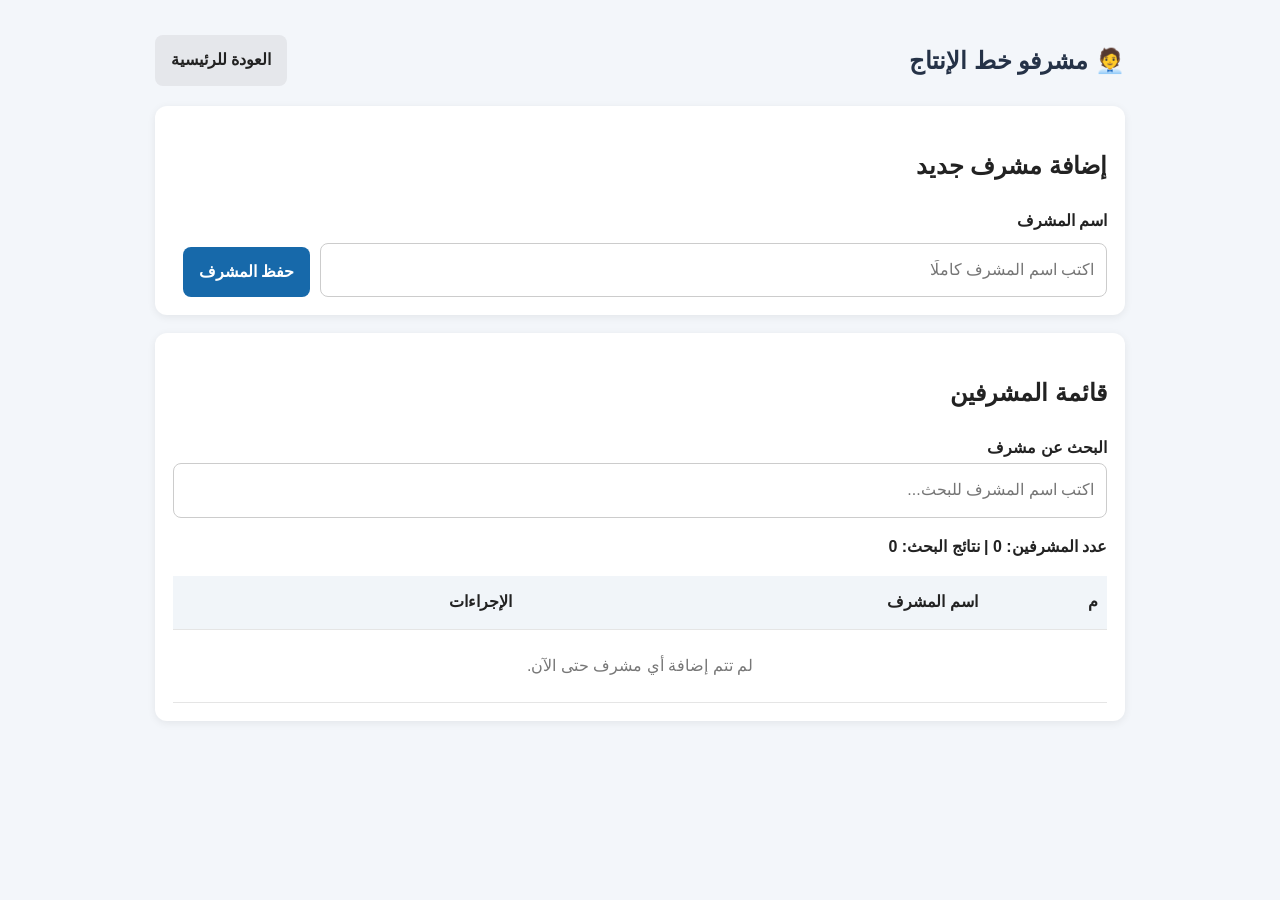
<file: supervisors.html>
<!DOCTYPE html>
<html lang="ar" dir="rtl">
<head>
  <meta charset="UTF-8">
  <meta name="viewport" content="width=device-width, initial-scale=1.0">
  <title>مشرفو خط الإنتاج - التوالف</title>
  <link rel="stylesheet" href="../CSS/style.css">

  <style>
    .page {
      max-width: 1000px;
      margin: 20px auto;
      padding: 15px;
    }

    .header {
      display: flex;
      justify-content: space-between;
      align-items: center;
      flex-wrap: wrap;
      gap: 12px;
      margin-bottom: 20px;
    }

    .header h1 {
      margin: 0;
      font-size: 24px;
    }

    .panel {
      background: var(--card-bg, #fff);
      color: var(--text-color, #222);
      padding: 18px;
      border-radius: 12px;
      margin-bottom: 18px;
      box-shadow: 0 2px 8px #00000012;
    }

    .form {
      display: grid;
      grid-template-columns: 1fr auto auto;
      align-items: end;
      gap: 10px;
    }

    .field {
      display: flex;
      flex-direction: column;
      gap: 7px;
    }

    .field label {
      font-weight: bold;
    }

    .field input,
    .search-input {
      width: 100%;
      box-sizing: border-box;
      padding: 12px;
      border: 1px solid #ccc;
      border-radius: 8px;
      font: inherit;
      background: #fff;
      color: #222;
    }

    .btn {
      border: none;
      border-radius: 8px;
      padding: 11px 16px;
      font: inherit;
      font-weight: bold;
      cursor: pointer;
    }

    .primary {
      background: #1769aa;
      color: #fff;
    }

    .secondary {
      background: #e5e7eb;
      color: #222;
    }

    .edit {
      background: #fff0c2;
      color: #694800;
      padding: 7px 10px;
    }

    .delete {
      background: #ffe0e0;
      color: #a40000;
      padding: 7px 10px;
    }

    .status-message {
      display: none;
      padding: 11px;
      margin-top: 12px;
      border-radius: 8px;
      line-height: 1.7;
    }

    .status-message.success {
      display: block;
      background: #e1f5e8;
      color: #176536;
    }

    .status-message.error {
      display: block;
      background: #ffe6e6;
      color: #a00000;
    }

    .search-area {
      margin-bottom: 15px;
    }

    .count {
      font-weight: bold;
      margin-bottom: 14px;
    }

    .table-wrap {
      overflow-x: auto;
    }

    table {
      width: 100%;
      min-width: 430px;
      border-collapse: collapse;
    }

    th, td {
      padding: 12px 9px;
      text-align: right;
      border-bottom: 1px solid #e5e5e5;
    }

    th {
      background: #f1f5f9;
      color: #222;
    }

    .actions {
      display: flex;
      gap: 6px;
      flex-wrap: wrap;
    }

    .empty {
      text-align: center;
      padding: 22px;
      color: #777;
    }

    @media (max-width: 600px) {
      .form {
        grid-template-columns: 1fr;
      }

      .header h1 {
        font-size: 21px;
      }

      .panel {
        padding: 13px;
      }

      .btn {
        width: 100%;
      }

      .actions .btn {
        width: auto;
      }
    }
  </style>
</head>

<body>
  <main class="page">

    <header class="header">
      <h1>🧑‍💼 مشرفو خط الإنتاج</h1>
      <a href="../index.html" class="btn secondary"
         style="text-decoration:none;">
        العودة للرئيسية
      </a>
    </header>

    <section class="panel">
      <h2 id="formTitle">إضافة مشرف جديد</h2>

      <form id="supervisorForm" class="form">
        <div class="field">
          <label for="supervisorName">اسم المشرف</label>
          <input
            id="supervisorName"
            type="text"
            maxlength="100"
            placeholder="اكتب اسم المشرف كاملًا"
            required
          >
        </div>

        <button id="saveButton" class="btn primary" type="submit">
          حفظ المشرف
        </button>

        <button id="cancelButton" class="btn secondary"
                type="button" hidden>
          إلغاء التعديل
        </button>
      </form>

      <div id="formStatus" class="status-message"
           role="status" aria-live="polite"></div>
    </section>

    <section class="panel">
      <h2>قائمة المشرفين</h2>

      <div class="search-area">
        <label for="searchSupervisor"><strong>البحث عن مشرف</strong></label>
        <input
          id="searchSupervisor"
          class="search-input"
          type="search"
          placeholder="اكتب اسم المشرف للبحث..."
        >
      </div>

      <div id="supervisorCount" class="count">
        عدد المشرفين: 0
      </div>

      <div class="table-wrap">
        <table>
          <thead>
            <tr>
              <th>م</th>
              <th>اسم المشرف</th>
              <th>الإجراءات</th>
            </tr>
          </thead>
          <tbody id="supervisorsTable">
            <tr>
              <td colspan="3" class="empty">
                جارٍ تحميل المشرفين...
              </td>
            </tr>
          </tbody>
        </table>
      </div>

      <div id="tableStatus" class="status-message"
           role="status" aria-live="polite"></div>
    </section>

  </main>

  <script src="../JS/database.js"></script>

  <script>
    "use strict";

    const supervisorForm = document.getElementById("supervisorForm");
    const supervisorNameInput = document.getElementById("supervisorName");
    const supervisorsTable = document.getElementById("supervisorsTable");
    const supervisorCount = document.getElementById("supervisorCount");
    const searchSupervisor = document.getElementById("searchSupervisor");
    const formTitle = document.getElementById("formTitle");
    const saveButton = document.getElementById("saveButton");
    const cancelButton = document.getElementById("cancelButton");

    let supervisors = [];
    let editingId = null;
    let busy = false;

    function showStatus(elementId, message, type) {
      const element = document.getElementById(elementId);
      element.textContent = message;
      element.className = "status-message " + type;
    }

    function clearStatus(elementId) {
      const element = document.getElementById(elementId);
      element.textContent = "";
      element.className = "status-message";
    }

    function normalizeName(name) {
      return String(name || "")
        .trim()
        .replace(/\s+/g, " ")
        .toLocaleLowerCase();
    }

    async function loadSupervisors() {
      try {
        await TawalefDB.initialize();
        supervisors = await TawalefDB.getAll("supervisors");

        supervisors.sort((a, b) =>
          String(a.name || "").localeCompare(
            String(b.name || ""), "ar"
          )
        );

        renderSupervisors();
      } catch (error) {
        console.error(error);
        supervisorsTable.replaceChildren();

        const row = supervisorsTable.insertRow();
        const cell = row.insertCell();
        cell.colSpan = 3;
        cell.className = "empty";
        cell.textContent = "تعذر تحميل قائمة المشرفين.";

        showStatus(
          "tableStatus",
          "حدث خطأ أثناء تحميل البيانات: " + error.message,
          "error"
        );
      }
    }

    function renderSupervisors() {
      const query = normalizeName(searchSupervisor.value);

      const filtered = supervisors.filter(supervisor =>
        normalizeName(supervisor.name).includes(query)
      );

      supervisorCount.textContent =
        "عدد المشرفين: " + supervisors.length +
        " | نتائج البحث: " + filtered.length;

      supervisorsTable.replaceChildren();

      if (filtered.length === 0) {
        const row = supervisorsTable.insertRow();
        const cell = row.insertCell();
        cell.colSpan = 3;
        cell.className = "empty";
        cell.textContent = query
          ? "لا توجد نتائج مطابقة للبحث."
          : "لم تتم إضافة أي مشرف حتى الآن.";
        return;
      }

      filtered.forEach((supervisor, index) => {
        const row = supervisorsTable.insertRow();

        row.insertCell().textContent = String(index + 1);
        row.insertCell().textContent = supervisor.name;

        const actionsCell = row.insertCell();
        const actions = document.createElement("div");
        actions.className = "actions";

        const editButton = document.createElement("button");
        editButton.type = "button";
        editButton.className = "btn edit";
        editButton.textContent = "تعديل";
        editButton.addEventListener("click", () => {
          startEdit(supervisor.id);
        });

        const deleteButton = document.createElement("button");
        deleteButton.type = "button";
        deleteButton.className = "btn delete";
        deleteButton.textContent = "حذف";
        deleteButton.addEventListener("click", () => {
          deleteSupervisor(supervisor);
        });

        actions.append(editButton, deleteButton);
        actionsCell.appendChild(actions);
      });
    }

    supervisorForm.addEventListener("submit", async function(event) {
      event.preventDefault();

      if (busy) return;

      const name = supervisorNameInput.value
        .trim()
        .replace(/\s+/g, " ");

      if (!name) {
        showStatus("formStatus", "يرجى إدخال اسم المشرف.", "error");
        return;
      }

      const duplicate = supervisors.some(supervisor =>
        normalizeName(supervisor.name) === normalizeName(name) &&
        supervisor.id !== editingId
      );

      if (duplicate) {
        showStatus("formStatus", "هذا المشرف مسجل مسبقًا.", "error");
        return;
      }

      busy = true;
      saveButton.disabled = true;

      try {
        await TawalefDB.initialize();

        if (editingId === null) {
          await TawalefDB.add("supervisors", {
            name: name,
            createdAt: new Date().toISOString()
          });

          showStatus(
            "formStatus",
            "تمت إضافة المشرف بنجاح.",
            "success"
          );
        } else {
          const existing = await TawalefDB.getById(
            "supervisors",
            editingId
          );

          if (!existing) {
            throw new Error("لم يتم العثور على المشرف المطلوب تعديله.");
          }

          await TawalefDB.update("supervisors", {
            ...existing,
            name: name,
            updatedAt: new Date().toISOString()
          });

          showStatus(
            "formStatus",
            "تم تعديل بيانات المشرف بنجاح.",
            "success"
          );
        }

        resetForm();
        await loadSupervisors();

      } catch (error) {
        console.error(error);
        showStatus(
          "formStatus",
          "تعذر حفظ المشرف: " + error.message,
          "error"
        );
      } finally {
        busy = false;
        saveButton.disabled = false;
      }
    });

    function startEdit(id) {
      const supervisor = supervisors.find(item => item.id === id);
      if (!supervisor) return;

      editingId = id;
      supervisorNameInput.value = supervisor.name;
      formTitle.textContent = "تعديل بيانات المشرف";
      saveButton.textContent = "حفظ التعديلات";
      cancelButton.hidden = false;
      clearStatus("formStatus");

      supervisorForm.scrollIntoView({
        behavior: "smooth",
        block: "start"
      });

      supervisorNameInput.focus();
    }

    function resetForm() {
      editingId = null;
      supervisorForm.reset();
      formTitle.textContent = "إضافة مشرف جديد";
      saveButton.textContent = "حفظ المشرف";
      cancelButton.hidden = true;
    }

    cancelButton.addEventListener("click", function() {
      resetForm();
      clearStatus("formStatus");
    });

    async function deleteSupervisor(supervisor) {
      if (busy) return;

      try {
        await TawalefDB.initialize();

        const wastageRecords = await TawalefDB.getAll("wastage");

        const isUsed = wastageRecords.some(record =>
          record.supervisorId === supervisor.id
        );

        if (isUsed) {
          showStatus(
            "tableStatus",
            "لا يمكن حذف هذا المشرف لأنه مرتبط بسجلات توالف. " +
            "حافظ على السجلات التاريخية كما هي.",
            "error"
          );
          return;
        }

        const confirmed = confirm(
          'هل تريد حذف المشرف "' + supervisor.name + '"؟'
        );

        if (!confirmed) return;

        busy = true;
        await TawalefDB.remove("supervisors", supervisor.id);

        if (editingId === supervisor.id) {
          resetForm();
          clearStatus("formStatus");
        }

        showStatus("tableStatus", "تم حذف المشرف بنجاح.", "success");
        await loadSupervisors();

      } catch (error) {
        console.error(error);
        showStatus(
          "tableStatus",
          "تعذر حذف المشرف: " + error.message,
          "error"
        );
      } finally {
        busy = false;
      }
    }

    searchSupervisor.addEventListener("input", renderSupervisors);

    loadSupervisors();
  </script>
</body>
</html>
</file>
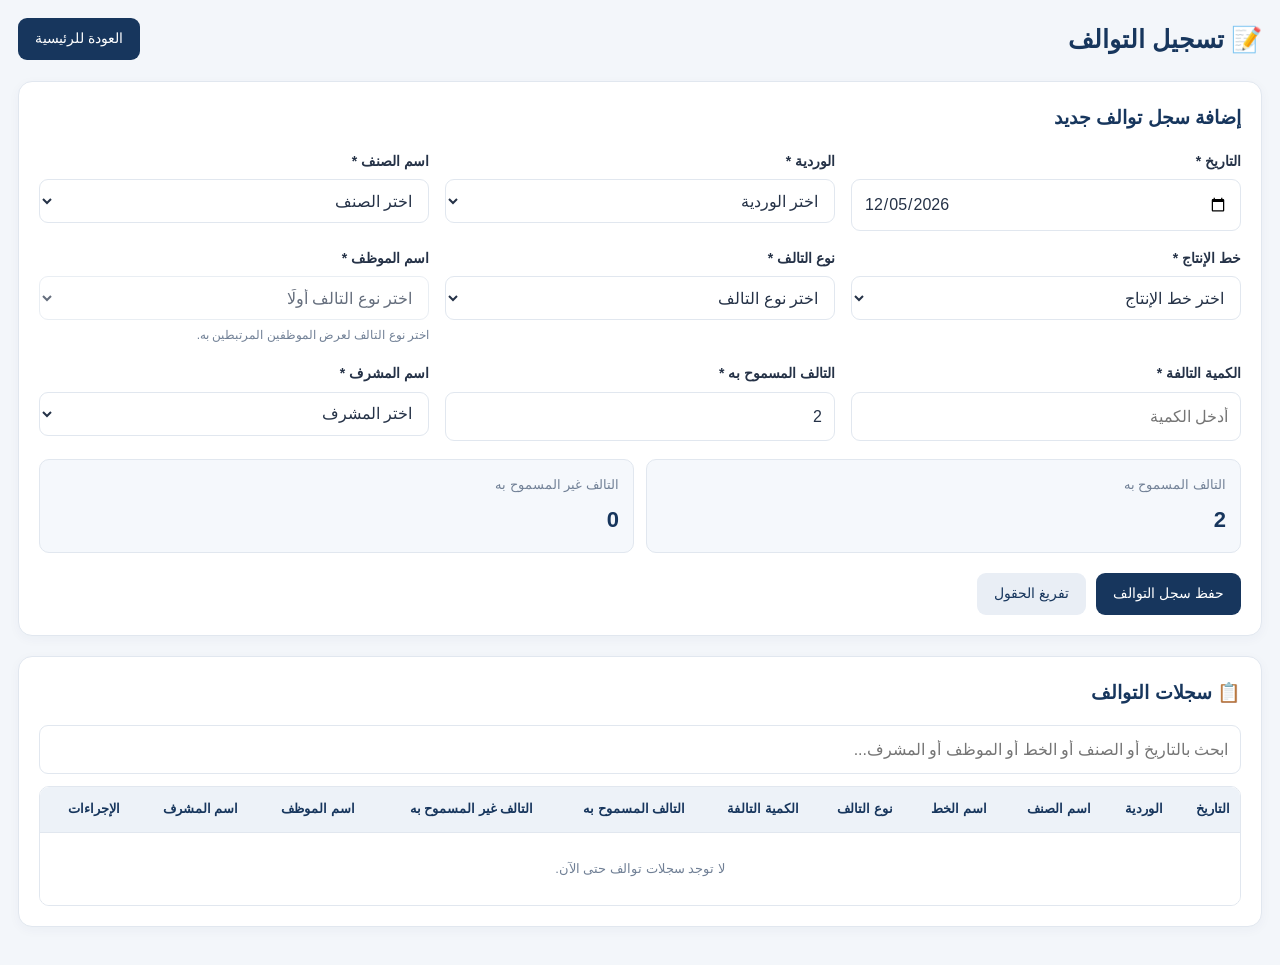
<file: wastage.html>
<!DOCTYPE html>
<html lang="ar" dir="rtl">
<head>
    <meta charset="UTF-8">
    <meta name="viewport" content="width=device-width, initial-scale=1.0">
    <title>تسجيل التوالف</title>

    <style>
        :root {
            --primary: #17365d;
            --primary-light: #244b79;
            --background: #f3f6fa;
            --surface: #ffffff;
            --text: #253247;
            --muted: #718096;
            --border: #e1e7ef;
            --danger: #c0392b;
            --success: #16804a;
            --radius: 14px;
        }

        * {
            box-sizing: border-box;
        }

        body {
            margin: 0;
            padding: 18px;
            background: var(--background);
            color: var(--text);
            font-family: Tahoma, Arial, sans-serif;
            line-height: 1.7;
        }

        .container {
            max-width: 1250px;
            margin: auto;
        }

        .page-header {
            display: flex;
            align-items: center;
            justify-content: space-between;
            flex-wrap: wrap;
            gap: 12px;
            margin-bottom: 20px;
        }

        h1 {
            margin: 0;
            color: var(--primary);
            font-size: 25px;
        }

        h2 {
            margin-top: 0;
            font-size: 19px;
            color: var(--primary);
        }

        .panel {
            background: var(--surface);
            border: 1px solid var(--border);
            border-radius: var(--radius);
            padding: 20px;
            margin-bottom: 20px;
            box-shadow: 0 3px 12px rgba(23, 54, 93, 0.04);
        }

        .form-grid {
            display: grid;
            grid-template-columns: repeat(3, minmax(0, 1fr));
            gap: 16px;
        }

        .field {
            min-width: 0;
        }

        .field label {
            display: block;
            margin-bottom: 6px;
            font-weight: bold;
            font-size: 14px;
        }

        input,
        select {
            width: 100%;
            min-height: 44px;
            padding: 10px 12px;
            border: 1px solid var(--border);
            border-radius: 9px;
            background: #fff;
            color: var(--text);
            font: inherit;
            outline: none;
        }

        input:focus,
        select:focus {
            border-color: var(--primary-light);
            box-shadow: 0 0 0 3px rgba(36, 75, 121, 0.1);
        }

        .hint {
            color: var(--muted);
            font-size: 12px;
            margin-top: 5px;
        }

        .calculation {
            display: grid;
            grid-template-columns: repeat(2, minmax(0, 1fr));
            gap: 12px;
            margin-top: 18px;
        }

        .calculation-item {
            padding: 14px;
            background: #f5f8fc;
            border: 1px solid var(--border);
            border-radius: 10px;
        }

        .calculation-item span {
            display: block;
            color: var(--muted);
            font-size: 13px;
        }

        .calculation-item strong {
            display: block;
            margin-top: 5px;
            font-size: 22px;
            color: var(--primary);
        }

        .actions {
            display: flex;
            flex-wrap: wrap;
            gap: 10px;
            margin-top: 20px;
        }

        button,
        .back-link {
            display: inline-flex;
            align-items: center;
            justify-content: center;
            min-height: 42px;
            padding: 9px 17px;
            border: none;
            border-radius: 9px;
            font: inherit;
            font-size: 14px;
            text-decoration: none;
            cursor: pointer;
        }

        .primary-button,
        .back-link {
            background: var(--primary);
            color: #fff;
        }

        .secondary-button {
            background: #e9eef5;
            color: var(--primary);
        }

        .danger-button {
            background: #fcebea;
            color: var(--danger);
        }

        .small-button {
            min-height: 34px;
            padding: 5px 10px;
            margin: 2px;
            font-size: 12px;
        }

        button:disabled {
            opacity: 0.6;
            cursor: not-allowed;
        }

        .message {
            display: none;
            padding: 12px 14px;
            margin-bottom: 15px;
            border-radius: 9px;
            overflow-wrap: anywhere;
        }

        .message.success {
            display: block;
            color: #116339;
            background: #e8f7ee;
            border: 1px solid #b9e6c9;
        }

        .message.error {
            display: block;
            color: #9d2720;
            background: #fff0ef;
            border: 1px solid #f1c4c0;
        }

        .table-tools {
            margin-bottom: 12px;
        }

        .table-wrap {
            width: 100%;
            overflow-x: auto;
            border: 1px solid var(--border);
            border-radius: 10px;
        }

        table {
            width: 100%;
            min-width: 1150px;
            border-collapse: collapse;
            background: #fff;
        }

        th,
        td {
            padding: 11px 10px;
            border-bottom: 1px solid var(--border);
            text-align: right;
            vertical-align: middle;
            white-space: nowrap;
            font-size: 13px;
        }

        th {
            background: #edf2f8;
            color: var(--primary);
        }

        tbody tr:last-child td {
            border-bottom: none;
        }

        .empty-row {
            padding: 25px;
            text-align: center;
            color: var(--muted);
        }

        @media (max-width: 850px) {
            .form-grid {
                grid-template-columns: repeat(2, minmax(0, 1fr));
            }
        }

        @media (max-width: 560px) {
            body {
                padding: 10px;
            }

            .panel {
                padding: 14px;
            }

            .form-grid,
            .calculation {
                grid-template-columns: 1fr;
            }

            h1 {
                font-size: 21px;
            }

            .actions button {
                flex: 1;
            }
        }
    </style>
</head>

<body>
<div class="container">

    <header class="page-header">
        <h1>📝 تسجيل التوالف</h1>
        <a class="back-link" href="../index.html">العودة للرئيسية</a>
    </header>

    <div id="message" class="message" role="status" aria-live="polite"></div>

    <section class="panel">
        <h2 id="formTitle">إضافة سجل توالف جديد</h2>

        <form id="wastageForm">
            <div class="form-grid">

                <div class="field">
                    <label for="recordDate">التاريخ *</label>
                    <input type="date" id="recordDate" required>
                </div>

                <div class="field">
                    <label for="shiftId">الوردية *</label>
                    <select id="shiftId" required>
                        <option value="">اختر الوردية</option>
                    </select>
                </div>

                <div class="field">
                    <label for="itemId">اسم الصنف *</label>
                    <select id="itemId" required>
                        <option value="">اختر الصنف</option>
                    </select>
                </div>

                <div class="field">
                    <label for="lineKey">خط الإنتاج *</label>
                    <select id="lineKey" required>
                        <option value="">اختر خط الإنتاج</option>
                    </select>
                </div>

                <div class="field">
                    <label for="wasteTypeId">نوع التالف *</label>
                    <select id="wasteTypeId" required>
                        <option value="">اختر نوع التالف</option>
                    </select>
                </div>

                <div class="field">
                    <label for="employeeId">اسم الموظف *</label>
                    <select id="employeeId" required disabled>
                        <option value="">اختر نوع التالف أولًا</option>
                    </select>
                    <div id="employeeHint" class="hint">
                        اختر نوع التالف لعرض الموظفين المرتبطين به.
                    </div>
                </div>

                <div class="field">
                    <label for="quantity">الكمية التالفة *</label>
                    <input
                        type="number"
                        id="quantity"
                        min="0"
                        step="any"
                        placeholder="أدخل الكمية"
                        required
                    >
                </div>

                <div class="field">
                    <label for="allowed">التالف المسموح به *</label>
                    <input
                        type="number"
                        id="allowed"
                        min="0"
                        step="any"
                        value="2"
                        required
                    >
                </div>

                <div class="field">
                    <label for="supervisorId">اسم المشرف *</label>
                    <select id="supervisorId" required>
                        <option value="">اختر المشرف</option>
                    </select>
                </div>

            </div>

            <div class="calculation">
                <div class="calculation-item">
                    <span>التالف المسموح به</span>
                    <strong id="allowedPreview">0</strong>
                </div>

                <div class="calculation-item">
                    <span>التالف غير المسموح به</span>
                    <strong id="disallowedPreview">0</strong>
                </div>
            </div>

            <div class="actions">
                <button type="submit" class="primary-button" id="saveButton">
                    حفظ سجل التوالف
                </button>

                <button type="button" class="secondary-button" id="resetButton">
                    تفريغ الحقول
                </button>
            </div>
        </form>
    </section>

    <section class="panel">
        <h2>📋 سجلات التوالف</h2>

        <div class="table-tools">
            <input
                type="search"
                id="tableSearch"
                placeholder="ابحث بالتاريخ أو الصنف أو الخط أو الموظف أو المشرف..."
            >
        </div>

        <div class="table-wrap">
            <table>
                <thead>
                <tr>
                    <th>التاريخ</th>
                    <th>الوردية</th>
                    <th>اسم الصنف</th>
                    <th>اسم الخط</th>
                    <th>نوع التالف</th>
                    <th>الكمية التالفة</th>
                    <th>التالف المسموح به</th>
                    <th>التالف غير المسموح به</th>
                    <th>اسم الموظف</th>
                    <th>اسم المشرف</th>
                    <th>الإجراءات</th>
                </tr>
                </thead>

                <tbody id="recordsBody">
                    <tr>
                        <td colspan="11" class="empty-row">جارٍ تحميل السجلات...</td>
                    </tr>
                </tbody>
            </table>
        </div>
    </section>

</div>

<script src="../JS/database.js"></script>

<script>
"use strict";

(() => {
    const $ = id => document.getElementById(id);
    const form = $("wastageForm");

    let shifts = [];
    let items = [];
    let wasteTypes = [];
    let employees = [];
    let supervisors = [];
    let manufacturingLines = [];
    let packagingLines = [];
    let records = [];

    let editingId = null;
    let defaultAllowed = 2;
    let loading = false;

    function getName(record, keys, fallback = "") {
        if (!record) return fallback;

        for (const key of keys) {
            if (
                record[key] !== undefined &&
                record[key] !== null &&
                String(record[key]).trim() !== ""
            ) {
                return String(record[key]).trim();
            }
        }

        return fallback;
    }

    function getId(record) {
        return record && record.id !== undefined
            ? String(record.id)
            : "";
    }

    function displayNumber(value) {
        const number = Number(value);

        if (!Number.isFinite(number)) return "0";

        return number.toLocaleString("en-US", {
            maximumFractionDigits: 6
        });
    }

    function showMessage(message, type = "success") {
        const box = $("message");
        box.textContent = message;
        box.className = "message " + type;
    }

    function clearMessage() {
        $("message").textContent = "";
        $("message").className = "message";
    }

    function fillSelect(select, list, placeholder, labelKeys = ["name"]) {
        select.replaceChildren();

        const first = document.createElement("option");
        first.value = "";
        first.textContent = placeholder;
        select.appendChild(first);

        list.forEach(record => {
            const id = getId(record);
            if (!id) return;

            const option = document.createElement("option");
            option.value = id;
            option.textContent = getName(record, labelKeys, "بدون اسم");
            select.appendChild(option);
        });
    }

    function getEmployeeName(employee) {
        return getName(
            employee,
            ["name", "employeeName", "fullName"],
            "بدون اسم"
        );
    }

    /*
      يدعم ربط الموظف بأكثر من نوع تالف،
      كما يدعم بعض سجلات الموظفين القديمة.
    */
    function linkedWasteTypeIds(employee) {
        if (!employee) return [];

        if (Array.isArray(employee.wasteTypeIds)) {
            return employee.wasteTypeIds.map(String);
        }

        if (
            employee.wasteTypeIds !== undefined &&
            employee.wasteTypeIds !== null &&
            employee.wasteTypeIds !== ""
        ) {
            return [String(employee.wasteTypeIds)];
        }

        const oldId = employee.wasteTypeId ?? employee.materialId;

        if (oldId !== undefined && oldId !== null && oldId !== "") {
            return [String(oldId)];
        }

        return [];
    }

    /*
      قائمة منسدلة عادية للموظفين.
      عند اختيار نوع التالف، تظهر الموظفون المرتبطون به.
      لا يوجد مربع بحث عن الموظفين.
    */
    function refreshEmployeeOptions(preferredId = "") {
        const wasteTypeId = $("wasteTypeId").value;
        const select = $("employeeId");
        const hint = $("employeeHint");

        select.replaceChildren();

        const placeholder = document.createElement("option");
        placeholder.value = "";

        if (!wasteTypeId) {
            placeholder.textContent = "اختر نوع التالف أولًا";
            select.appendChild(placeholder);
            select.disabled = true;
            hint.textContent = "اختر نوع التالف لعرض الموظفين المرتبطين به.";
            return;
        }

        placeholder.textContent = "اختر الموظف";
        select.appendChild(placeholder);
        select.disabled = false;

        const linkedEmployees = employees.filter(employee =>
            linkedWasteTypeIds(employee).includes(String(wasteTypeId))
        );

        linkedEmployees.forEach(employee => {
            const option = document.createElement("option");
            option.value = getId(employee);
            option.textContent = getEmployeeName(employee);
            select.appendChild(option);
        });

        if (
            preferredId &&
            linkedEmployees.some(employee => getId(employee) === String(preferredId))
        ) {
            select.value = String(preferredId);
        }

        if (linkedEmployees.length === 0) {
            hint.textContent =
                "لا يوجد موظفون مرتبطون بنوع التالف المختار. راجع صفحة الموظفين.";
        } else {
            hint.textContent =
                "عدد الموظفين المرتبطين بهذا النوع: " + linkedEmployees.length;
        }
    }

    function buildLineOptions(selectedValue = "") {
        const select = $("lineKey");
        select.replaceChildren();

        const placeholder = document.createElement("option");
        placeholder.value = "";
        placeholder.textContent = "اختر خط الإنتاج";
        select.appendChild(placeholder);

        manufacturingLines.forEach(line => {
            if (line.id === undefined || line.id === null) return;

            const option = document.createElement("option");
            option.value = "manufacturing:" + line.id;
            option.textContent = getName(line, ["name", "lineName"], "خط بدون اسم");
            select.appendChild(option);
        });

        packagingLines.forEach(line => {
            if (line.id === undefined || line.id === null) return;

            const option = document.createElement("option");
            option.value = "packaging:" + line.id;
            option.textContent = getName(line, ["name", "lineName"], "خط بدون اسم");
            select.appendChild(option);
        });

        if (selectedValue) {
            select.value = selectedValue;
        }
    }

    function selectedLine() {
        const value = $("lineKey").value;

        if (!value || !value.includes(":")) return null;

        const separator = value.indexOf(":");
        const processType = value.slice(0, separator);
        const id = value.slice(separator + 1);

        let list = [];

        if (processType === "manufacturing") {
            list = manufacturingLines;
        } else if (processType === "packaging") {
            list = packagingLines;
        }

        const line = list.find(record => String(record.id) === String(id));

        if (!line) return null;

        return {
            processType,
            lineId: Number(id),
            lineName: getName(line, ["name", "lineName"], "بدون اسم")
        };
    }

    function getAllowedValue() {
        const value = Number($("allowed").value);
        return Number.isFinite(value) && value >= 0 ? value : 0;
    }

    function refreshCalculation() {
        const quantityRaw = $("quantity").value;
        const quantity = Number(quantityRaw);
        const allowed = getAllowedValue();

        const safeQuantity =
            quantityRaw.trim() !== "" &&
            Number.isFinite(quantity) &&
            quantity >= 0
                ? quantity
                : 0;

        $("allowedPreview").textContent = displayNumber(allowed);
        $("disallowedPreview").textContent =
            displayNumber(Math.max(0, safeQuantity - allowed));
    }

    async function loadDefaultAllowed() {
        try {
            const result = await TawalefDB.getSetting("allowedDefault");

            let value = result;

            if (result && typeof result === "object") {
                value = result.value ?? result.amount ?? result.quantity;
            }

            const number = Number(value);

            if (
                value !== undefined &&
                Number.isFinite(number) &&
                number >= 0
            ) {
                defaultAllowed = number;
            }
        } catch (error) {
            console.warn("تعذر تحميل القيمة الافتراضية:", error);
        }

        $("allowed").value = String(defaultAllowed);
    }

    async function loadAll() {
        if (loading) return;
        loading = true;

        try {
            await TawalefDB.initialize();

            const results = await Promise.all([
                TawalefDB.getAll("shifts"),
                TawalefDB.getAll("items"),
                TawalefDB.getAll("materials"),
                TawalefDB.getAll("employees"),
                TawalefDB.getAll("supervisors"),
                TawalefDB.getAll("manufacturing"),
                TawalefDB.getAll("packaging"),
                TawalefDB.getAll("wastage")
            ]);

            shifts = results[0] || [];
            items = results[1] || [];
            wasteTypes = results[2] || [];
            employees = results[3] || [];
            supervisors = results[4] || [];
            manufacturingLines = results[5] || [];
            packagingLines = results[6] || [];
            records = results[7] || [];

            fillSelect(
                $("shiftId"),
                shifts,
                "اختر الوردية",
                ["name", "shiftName"]
            );

            fillSelect(
                $("itemId"),
                items,
                "اختر الصنف",
                ["name", "itemName"]
            );

            fillSelect(
                $("wasteTypeId"),
                wasteTypes,
                "اختر نوع التالف",
                ["name", "materialName", "wasteTypeName"]
            );

            fillSelect(
                $("supervisorId"),
                supervisors,
                "اختر المشرف",
                ["name", "supervisorName"]
            );

            buildLineOptions();

            await loadDefaultAllowed();

            refreshEmployeeOptions();
            refreshCalculation();
            renderRecords();

        } catch (error) {
            console.error(error);

            showMessage(
                "تعذر تحميل البيانات. تحقق من ملف قاعدة البيانات. التفاصيل: " +
                (error.message || error),
                "error"
            );
        } finally {
            loading = false;
        }
    }

    function renderRecords() {
        const tbody = $("recordsBody");
        const search = String($("tableSearch").value || "")
            .trim()
            .toLocaleLowerCase();

        const sorted = [...records].sort((a, b) =>
            String(b.date || "").localeCompare(String(a.date || ""))
        );

        const filtered = sorted.filter(record => {
            const values = [
                record.date,
                record.shiftName,
                record.itemName,
                record.lineName,
                record.wasteTypeName,
                record.materialName,
                record.employeeName,
                record.supervisorName,
                record.quantity,
                record.allowed,
                record.disallowed
            ];

            return values.some(value =>
                String(value ?? "").toLocaleLowerCase().includes(search)
            );
        });

        tbody.replaceChildren();

        if (filtered.length === 0) {
            const tr = document.createElement("tr");
            const td = document.createElement("td");

            td.colSpan = 11;
            td.className = "empty-row";
            td.textContent = search
                ? "لا توجد سجلات تطابق البحث."
                : "لا توجد سجلات توالف حتى الآن.";

            tr.appendChild(td);
            tbody.appendChild(tr);
            return;
        }

        filtered.forEach(record => {
            const tr = document.createElement("tr");

            const values = [
                record.date || "",
                record.shiftName || "",
                record.itemName || "",
                record.lineName || "",
                record.wasteTypeName || record.materialName || "",
                displayNumber(record.quantity),
                displayNumber(record.allowed),
                displayNumber(record.disallowed),
                record.employeeName || "",
                record.supervisorName || ""
            ];

            values.forEach(value => {
                const td = document.createElement("td");
                td.textContent = String(value);
                tr.appendChild(td);
            });

            const actionsTd = document.createElement("td");

            const editButton = document.createElement("button");
            editButton.type = "button";
            editButton.className = "secondary-button small-button";
            editButton.textContent = "تعديل";
            editButton.addEventListener("click", () => editRecord(record.id));

            const deleteButton = document.createElement("button");
            deleteButton.type = "button";
            deleteButton.className = "danger-button small-button";
            deleteButton.textContent = "حذف";
            deleteButton.addEventListener("click", () => deleteRecord(record.id));

            actionsTd.append(editButton, deleteButton);
            tr.appendChild(actionsTd);

            tbody.appendChild(tr);
        });
    }

    function resetForm() {
        editingId = null;
        form.reset();

        $("formTitle").textContent = "إضافة سجل توالف جديد";
        $("saveButton").textContent = "حفظ سجل التوالف";

        const now = new Date();
        const year = now.getFullYear();
        const month = String(now.getMonth() + 1).padStart(2, "0");
        const day = String(now.getDate()).padStart(2, "0");

        $("recordDate").value = `${year}-${month}-${day}`;
        $("allowed").value = String(defaultAllowed);

        refreshEmployeeOptions();
        refreshCalculation();
        clearMessage();
    }

    function editRecord(id) {
        const record = records.find(
            item => String(item.id) === String(id)
        );

        if (!record) {
            showMessage("لم يتم العثور على السجل المطلوب.", "error");
            return;
        }

        editingId = record.id;

        $("formTitle").textContent = "تعديل سجل التوالف";
        $("saveButton").textContent = "حفظ التعديلات";

        $("recordDate").value = record.date || "";
        $("shiftId").value =
            record.shiftId == null ? "" : String(record.shiftId);

        $("itemId").value =
            record.itemId == null ? "" : String(record.itemId);

        const processType = record.processType || "manufacturing";
        const lineId = record.lineId;

        buildLineOptions(
            lineId == null ? "" : `${processType}:${lineId}`
        );

        $("wasteTypeId").value = String(
            record.wasteTypeId ?? record.materialId ?? ""
        );

        refreshEmployeeOptions(String(record.employeeId ?? ""));

        $("quantity").value = record.quantity ?? "";
        $("allowed").value = record.allowed ?? defaultAllowed;

        $("supervisorId").value =
            record.supervisorId == null
                ? ""
                : String(record.supervisorId);

        refreshCalculation();
        clearMessage();

        $("formTitle").scrollIntoView({
            behavior: "smooth",
            block: "start"
        });
    }

    async function deleteRecord(id) {
        const record = records.find(
            item => String(item.id) === String(id)
        );

        if (!record) return;

        if (!confirm("هل أنت متأكد من حذف سجل التوالف هذا؟")) return;

        try {
            await TawalefDB.remove("wastage", Number(id));

            records = records.filter(
                item => String(item.id) !== String(id)
            );

            renderRecords();

            if (String(editingId) === String(id)) {
                resetForm();
            }

            showMessage("تم حذف سجل التوالف بنجاح.");
        } catch (error) {
            console.error(error);
            showMessage(
                "تعذر حذف السجل: " + (error.message || error),
                "error"
            );
        }
    }

    function getRecordById(list, id) {
        return list.find(item => String(item.id) === String(id));
    }

    async function saveRecord(event) {
        event.preventDefault();
        clearMessage();

        if (loading) {
            showMessage("انتظر حتى يكتمل تحميل البيانات.", "error");
            return;
        }

        const date = $("recordDate").value;
        const shiftId = $("shiftId").value;
        const itemId = $("itemId").value;
        const line = selectedLine();
        const wasteTypeId = $("wasteTypeId").value;
        const employeeId = $("employeeId").value;
        const supervisorId = $("supervisorId").value;

        const quantityRaw = $("quantity").value.trim();
        const allowedRaw = $("allowed").value.trim();

        const quantity = Number(quantityRaw);
        const allowed = Number(allowedRaw);

        if (
            !date ||
            !shiftId ||
            !itemId ||
            !line ||
            !wasteTypeId ||
            !employeeId ||
            !supervisorId
        ) {
            showMessage(
                "يرجى تعبئة جميع الحقول المطلوبة واختيار الموظف من القائمة.",
                "error"
            );
            return;
        }

        if (
            quantityRaw === "" ||
            !Number.isFinite(quantity) ||
            quantity < 0
        ) {
            showMessage("أدخل كمية تالفة صحيحة لا تقل عن صفر.", "error");
            return;
        }

        if (
            allowedRaw === "" ||
            !Number.isFinite(allowed) ||
            allowed < 0
        ) {
            showMessage(
                "أدخل كمية مسموح بها صحيحة لا تقل عن صفر.",
                "error"
            );
            return;
        }

        const employee = getRecordById(employees, employeeId);
        const shift = getRecordById(shifts, shiftId);
        const item = getRecordById(items, itemId);
        const wasteType = getRecordById(wasteTypes, wasteTypeId);
        const supervisor = getRecordById(supervisors, supervisorId);

        if (!employee || !shift || !item || !wasteType || !supervisor) {
            showMessage(
                "تعذر التحقق من أحد الاختيارات. أعد تحميل الصفحة وحاول مجددًا.",
                "error"
            );
            return;
        }

        if (!linkedWasteTypeIds(employee).includes(String(wasteTypeId))) {
            showMessage(
                "الموظف غير مرتبط بنوع التالف المختار. راجع صفحة الموظفين.",
                "error"
            );
            return;
        }

        const disallowed = Math.max(0, quantity - allowed);
        const now = new Date().toISOString();

        const data = {
            date,

            shiftId: Number(shiftId),
            shiftName: getName(shift, ["name", "shiftName"]),

            itemId: Number(itemId),
            itemName: getName(item, ["name", "itemName"]),

            processType: line.processType,
            lineId: line.lineId,
            lineName: line.lineName,

            wasteTypeId: Number(wasteTypeId),
            wasteTypeName: getName(
                wasteType,
                ["name", "materialName", "wasteTypeName"]
            ),

            // المحافظة على توافق السجلات القديمة.
            materialId: Number(wasteTypeId),
            materialName: getName(
                wasteType,
                ["name", "materialName", "wasteTypeName"]
            ),

            employeeId: Number(employeeId),
            employeeName: getEmployeeName(employee),

            quantity,
            allowed,
            disallowed,

            supervisorId: Number(supervisorId),
            supervisorName: getName(
                supervisor,
                ["name", "supervisorName"]
            ),

            updatedAt: now
        };

        const saveButton = $("saveButton");
        saveButton.disabled = true;

        try {
            if (editingId !== null) {
                const existing = records.find(
                    item => String(item.id) === String(editingId)
                );

                await TawalefDB.update("wastage", Number(editingId), {
                    ...data,
                    createdAt: existing?.createdAt || now
                });
            } else {
                await TawalefDB.add("wastage", {
                    ...data,
                    createdAt: now
                });
            }

            records = await TawalefDB.getAll("wastage");

            renderRecords();
            resetForm();

            showMessage(
                editingId === null
                    ? "تم حفظ سجل التوالف بنجاح."
                    : "تم حفظ التعديلات بنجاح."
            );

        } catch (error) {
            console.error(error);

            showMessage(
                "حدث خطأ أثناء الحفظ: " + (error.message || error),
                "error"
            );
        } finally {
            saveButton.disabled = false;
        }
    }

    $("wasteTypeId").addEventListener("change", () => {
        refreshEmployeeOptions();
    });

    $("quantity").addEventListener("input", refreshCalculation);
    $("allowed").addEventListener("input", refreshCalculation);
    $("tableSearch").addEventListener("input", renderRecords);

    $("resetButton").addEventListener("click", resetForm);
    form.addEventListener("submit", saveRecord);

    loadAll().then(() => {
        resetForm();
    });
})();
</script>

</body>
</html>
</file>
<file: CSS/style.css>
:root {
    --primary: #17365d;
    --primary-light: #244b79;
    --background: #f3f6fa;
    --surface: #ffffff;
    --text: #253247;
    --muted: #718096;
    --border: #e1e7ef;
    --accent: #e9f1fb;
    --radius: 14px;
}

* {
    box-sizing: border-box;
}

body {
    margin: 0;
    font-family: Tahoma, Arial, sans-serif;
    background: var(--background);
    color: var(--text);
    line-height: 1.8;
}

a {
    color: inherit;
    text-decoration: none;
}

.top-header {
    background: var(--primary);
    color: white;
    padding: 18px 20px;
    box-shadow: 0 3px 12px rgba(0, 0, 0, 0.12);
}

.brand {
    display: flex;
    align-items: center;
    gap: 12px;
    max-width: 1100px;
    margin: auto;
}

.brand-icon {
    width: 52px;
    height: 52px;
    display: flex;
    align-items: center;
    justify-content: center;
    background: white;
    color: var(--primary);
    border-radius: 13px;
    font-size: 28px;
    font-weight: bold;
}

.brand h1 {
    margin: 0;
    font-size: 23px;
}

.brand p {
    margin: 0;
    color: #dbe7f6;
    font-size: 13px;
}

.container {
    width: min(1100px, 100%);
    margin: auto;
    padding: 22px 16px;
}

.welcome {
    padding: 23px;
    border-radius: var(--radius);
    background: linear-gradient(135deg, #17365d, #315d8d);
    color: white;
    margin-bottom: 22px;
}

.welcome h2 {
    margin: 0 0 8px;
    font-size: 22px;
}

.welcome p {
    margin: 0;
    color: #e1eaf5;
    font-size: 14px;
}

.summary-grid {
    display: grid;
    grid-template-columns: repeat(2, minmax(0, 1fr));
    gap: 12px;
    margin-bottom: 28px;
}

.summary-card {
    display: flex;
    align-items: center;
    gap: 12px;
    padding: 16px 12px;
    background: var(--surface);
    border: 1px solid var(--border);
    border-radius: var(--radius);
    min-width: 0;
}

.summary-icon {
    font-size: 27px;
}

.summary-card p {
    margin: 0;
    color: var(--muted);
    font-size: 12px;
}

.summary-card strong {
    display: block;
    font-size: 24px;
    color: var(--primary);
}

.section-heading {
    margin-bottom: 14px;
}

.section-heading h2 {
    font-size: 20px;
    margin: 0;
}

.section-heading p {
    font-size: 13px;
    color: var(--muted);
    margin: 2px 0 0;
}

.menu-grid {
    display: grid;
    grid-template-columns: repeat(2, minmax(0, 1fr));
    gap: 12px;
}

.menu-card {
    position: relative;
    display: block;
    background: var(--surface);
    border: 1px solid var(--border);
    border-radius: var(--radius);
    padding: 17px 13px 35px;
    min-width: 0;
    transition: transform 0.15s, box-shadow 0.15s;
}

.menu-card:active {
    transform: scale(0.98);
}

.menu-card h3 {
    margin: 8px 0 4px;
    font-size: 15px;
    color: var(--primary);
}

.menu-card p {
    margin: 0;
    color: var(--muted);
    font-size: 12px;
    line-height: 1.9;
}

.menu-icon {
    display: inline-flex;
    align-items: center;
    justify-content: center;
    width: 43px;
    height: 43px;
    background: var(--accent);
    border-radius: 12px;
    font-size: 23px;
}

.card-arrow {
    position: absolute;
    left: 13px;
    bottom: 9px;
    color: var(--primary);
    font-size: 20px;
}

.wastage-card {
    border-color: #b9cde7;
}

.settings-card {
    background: #f9fafc;
}

.notice {
    margin-top: 24px;
    padding: 15px;
    border: 1px solid #e4d6a8;
    background: #fffbed;
    border-radius: 12px;
    font-size: 13px;
}

.notice strong {
    color: #775b13;
}

.notice p {
    margin: 4px 0 0;
}

.footer {
    text-align: center;
    padding: 18px;
    color: var(--muted);
    font-size: 12px;
}

@media (min-width: 700px) {
    .container {
        padding: 30px 24px;
    }

    .summary-grid {
        grid-template-columns: repeat(4, minmax(0, 1fr));
    }

    .menu-grid {
        grid-template-columns: repeat(3, minmax(0, 1fr));
    }

    .welcome h2 {
        font-size: 26px;
    }

    .menu-card {
        padding: 20px 18px 38px;
    }
}
</file>
